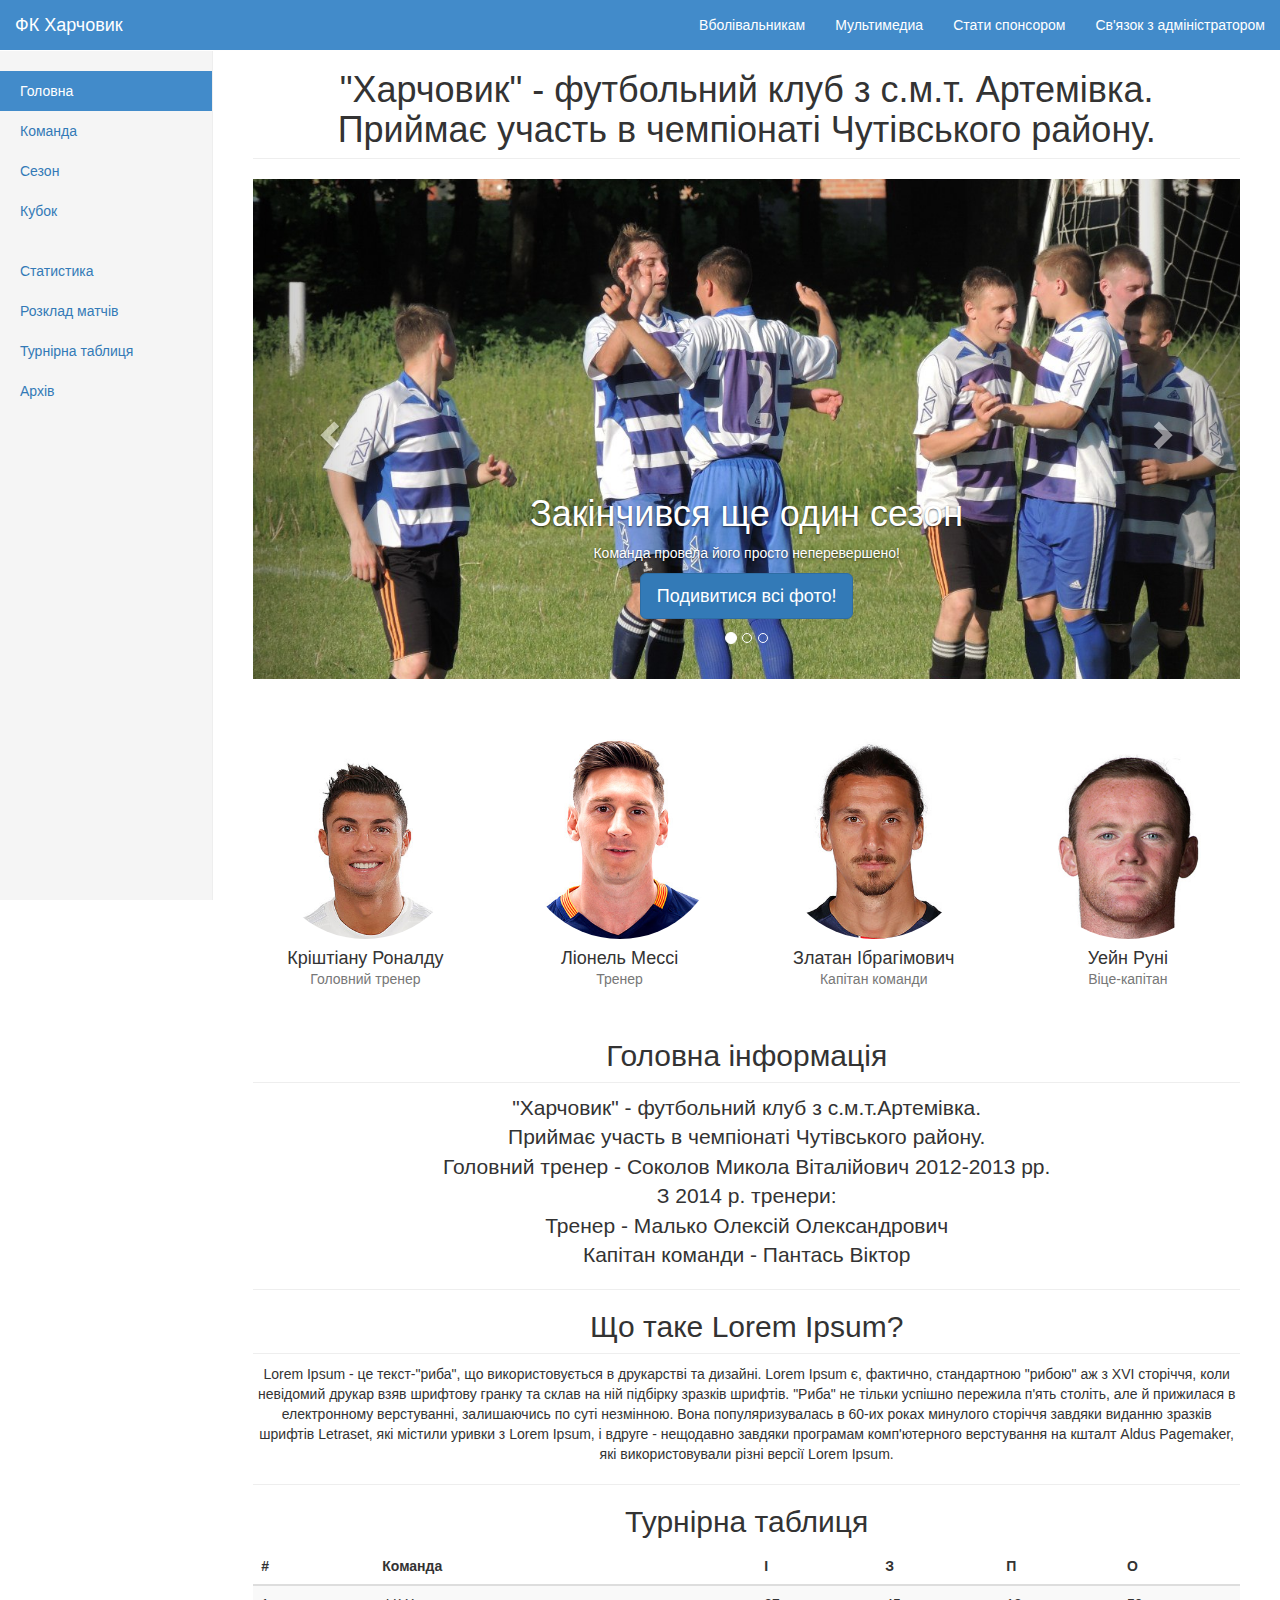
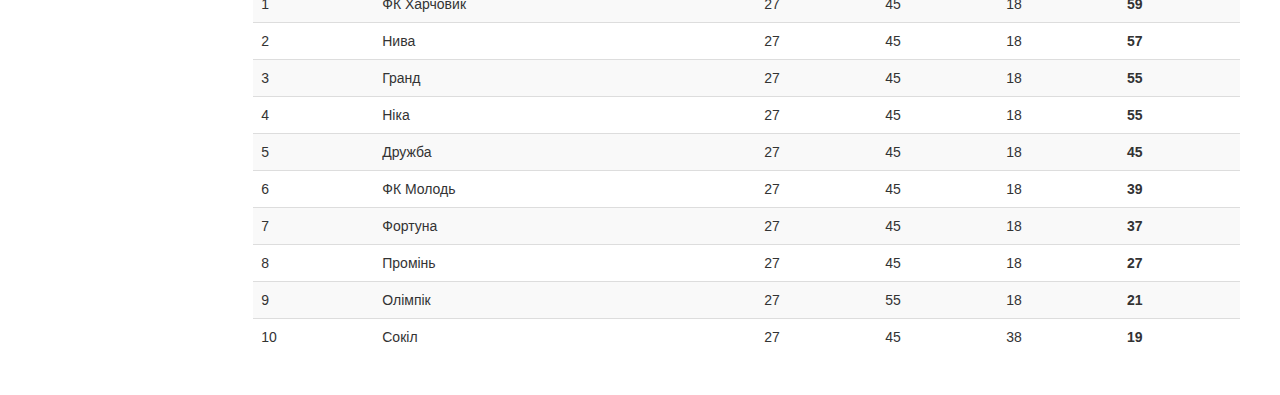
<file: index.html>
<!DOCTYPE html>
<html lang="en">
  <head>
    <meta charset="utf-8">
    <meta http-equiv="X-UA-Compatible" content="IE=edge">
    <meta name="viewport" content="width=device-width, initial-scale=1">
    <!-- The above 3 meta tags *must* come first in the head; any other head content must come *after* these tags -->
    <meta name="description" content="">
    <meta name="author" content="">
    <link rel="icon" href="images/favicon.ico">

    <title>ФК Харчовик</title>

    <!-- Bootstrap core CSS -->
    <link href="css/bootstrap.min.css" rel="stylesheet">

    <!-- IE10 viewport hack for Surface/desktop Windows 8 bug -->
    <link href="css/ie10-viewport-bug-workaround.css" rel="stylesheet">

    <!-- Custom styles for this template -->
    <link href="dashboard.css" rel="stylesheet">

    <!-- Just for debugging purposes. Don't actually copy these 2 lines! -->
    <!--[if lt IE 9]><script src="js/ie8-responsive-file-warning.js"></script><![endif]-->
    <script src="js/ie-emulation-modes-warning.js"></script>

    <!-- HTML5 shim and Respond.js for IE8 support of HTML5 elements and media queries -->
    <!--[if lt IE 9]>
      <script src="https://oss.maxcdn.com/html5shiv/3.7.2/html5shiv.min.js"></script>
      <script src="https://oss.maxcdn.com/respond/1.4.2/respond.min.js"></script>
    <![endif]-->
  </head>

  <body>

    <nav class="navbar navbar-inverse navbar-fixed-top">
      <div class="container-fluid">
        <div class="navbar-header">
          <button type="button" class="navbar-toggle collapsed" data-toggle="collapse" data-target="#navbar" aria-expanded="false" aria-controls="navbar">
            <span class="sr-only">Toggle navigation</span>
            <span class="icon-bar"></span>
            <span class="icon-bar"></span>
            <span class="icon-bar"></span>
          </button>
          <a class="navbar-brand" href="index.html">ФК Харчовик</a>
        </div>
        <div id="navbar" class="navbar-collapse collapse">
          <ul class="nav navbar-nav navbar-right">
            <li><a href="#">Вболівальникам</a></li>
            <li><a href="#">Мультимедиа</a></li>
            <li><a href="#">Стати спонсором</a></li>
            <li><a href="#">Св'язок з адміністратором</a></li>
          </ul>
          <!-- <form class="navbar-form navbar-right">
            <input type="text" class="form-control" placeholder="Search...">
          </form> -->
        </div>
      </div>
    </nav>

    <div class="container-fluid">
      <div class="row">
        <div class="col-sm-3 col-md-2 sidebar">
          <ul class="nav nav-sidebar">
            <li class="active"><a href="index.html">Головна <span class="sr-only">(current)</span></a></li>
            <li><a href="team.html">Команда</a></li>
            <li><a href="season.html">Сезон</a></li>
            <li><a href="cup.html">Кубок</a></li>
          </ul>
          <ul class="nav nav-sidebar">
            <li><a href="statistics.html">Статистика</a></li>
            <li><a href="dates.html">Розклад матчів</a></li>
            <li><a href="table.html">Турнірна таблиця</a></li>
            <li><a href="archive.html">Архів</a></li>
          </ul>
        </div>
        <div class="col-sm-9 col-sm-offset-3 col-md-10 col-md-offset-2 main">
          <h1 class="page-header text-center">"Харчовик" - футбольний клуб з с.м.т. Артемівка. <br>Приймає участь в чемпіонаті Чутівського району.</h1>
          <!-- Carousel
          ================================================== -->
          <div id="myCarousel" class="carousel slide" data-ride="carousel">
            <!-- Indicators -->
            <ol class="carousel-indicators">
              <li data-target="#myCarousel" data-slide-to="0" class="active"></li>
              <li data-target="#myCarousel" data-slide-to="1"></li>
              <li data-target="#myCarousel" data-slide-to="2"></li>
            </ol>
            <div class="carousel-inner" role="listbox">
              <div class="item first active">
                <!-- <img class="first-slide" src="images/1.jpg" alt="First slide"> -->
                <div class="container">
                  <div class="carousel-caption">
                    <h1>Закінчився ще один сезон</h1>
                    <p>Команда провела його просто неперевершено!</p>
                    <p><a class="btn btn-lg btn-primary" href="#" role="button">Подивитися всі фото!</a></p>
                  </div>
                </div>
              </div>
              <div class="item second">
                <!-- <img class="second-slide" src="[data-uri]" alt="Second slide"> -->
                <div class="container">
                  <div class="carousel-caption">
                    <h1>Новий склад</h1>
                    <p>Нещодавно затверджено новий склад команди. Він поповнився декількома молодими гравцями з дубля та інших команд, які перейшли в міжсезоння.</p>
                    <p><a class="btn btn-lg btn-primary" href="#" role="button">Читати більше</a></p>
                  </div>
                </div>
              </div>
              <div class="item third">
                <!-- <img class="third-slide" src="[data-uri]" alt="Third slide"> -->
                <div class="container">
                  <div class="carousel-caption">
                    <h1>Плани на міжсезоння</h1>
                    <p>Ось і закінчився сезон. Хлопці з команди напружено працювали задля перемоги, і вони на неї заслуговують. Нещодавно ми дізналися про плани гравців на канікули.</p>
                    <p><a class="btn btn-lg btn-primary" href="#" role="button">Читати далі</a></p>
                  </div>
                </div>
              </div>
            </div>
            <a class="left carousel-control" href="#myCarousel" role="button" data-slide="prev">
              <span class="glyphicon glyphicon-chevron-left" aria-hidden="true"></span>
              <span class="sr-only">Previous</span>
            </a>
            <a class="right carousel-control" href="#myCarousel" role="button" data-slide="next">
              <span class="glyphicon glyphicon-chevron-right" aria-hidden="true"></span>
              <span class="sr-only">Next</span>
            </a>
          </div><!-- /.carousel -->
          <div class="row placeholders">
            <div class="col-xs-6 col-sm-3 placeholder">
              <img src="images/ronaldo.jpg" width="200" height="200" class="img-responsive" alt="Generic placeholder thumbnail">
              <h4>Кріштіану Роналду</h4>
              <span class="text-muted">Головний тренер</span>
            </div>
            <div class="col-xs-6 col-sm-3 placeholder">
              <img src="images/messi.jpg" width="200" height="200" class="img-responsive" alt="Generic placeholder thumbnail">
              <h4>Ліонель Мессі</h4>
              <span class="text-muted">Тренер</span>
            </div>
            <div class="col-xs-6 col-sm-3 placeholder">
              <img src="images/zlatan.jpg" width="200" height="200" class="img-responsive" alt="Generic placeholder thumbnail">
              <h4>Златан Ібрагімович</h4>
              <span class="text-muted">Капітан команди</span>
            </div>
            <div class="col-xs-6 col-sm-3 placeholder">
              <img src="images/rooney.jpg" width="200" height="200" class="img-responsive" alt="Generic placeholder thumbnail">
              <h4>Уейн Руні</h4>
              <span class="text-muted">Віце-капітан</span>
            </div>
          </div>

          <h2 class="sub-header text-center">Головна інформація</h2>
          <p class="text-center lead">"Харчовик" - футбольний клуб з с.м.т.Артемівка. <br>Приймає участь в чемпіонаті Чутівського району. <br>Головний тренер - Соколов Микола Віталійович 2012-2013 рр. <br>З 2014 р. тренери: <br>Тренер - Малько Олексій Олександрович <br>Капітан команди - Пантась Віктор</p>
          <hr>
          <h2 class="sub-header text-center">Що таке Lorem Ipsum?</h2>
          <p class="text-center">Lorem Ipsum - це текст-"риба", що використовується в друкарстві та дизайні. Lorem Ipsum є, фактично, стандартною "рибою" аж з XVI сторіччя, коли невідомий друкар взяв шрифтову гранку та склав на ній підбірку зразків шрифтів. "Риба" не тільки успішно пережила п'ять століть, але й прижилася в електронному верстуванні, залишаючись по суті незмінною. Вона популяризувалась в 60-их роках минулого сторіччя завдяки виданню зразків шрифтів Letraset, які містили уривки з Lorem Ipsum, і вдруге - нещодавно завдяки програмам комп'ютерного верстування на кшталт Aldus Pagemaker, які використовували різні версії Lorem Ipsum.</p>
          <hr>
          <h2 class="section-header text-center">Турнірна таблиця</h2>

          <div class="table-responsive">
            <table class="table table-striped">
              <thead>
                <tr>
                  <th>#</th>
                  <th>Команда</th>
                  <th>І</th>
                  <th>З</th>
                  <th>П</th>
                  <th>О</th>
                </tr>
              </thead>
              <tbody>
                <tr>
                  <td>1</td>
                  <td>ФК Харчовик</td>
                  <td>27</td>
                  <td>45</td>
                  <td>18</td>
                  <td><strong>59</strong></td>
                </tr>
                <tr>
                  <td>2</td>
                  <td>Нива</td>
                  <td>27</td>
                  <td>45</td>
                  <td>18</td>
                  <td><strong>57</strong></td>
                </tr>
                <tr>
                  <td>3</td>
                  <td>Гранд</td>
                  <td>27</td>
                  <td>45</td>
                  <td>18</td>
                  <td><strong>55</strong></td>
                </tr>
                <tr>
                  <td>4</td>
                  <td>Ніка</td>
                  <td>27</td>
                  <td>45</td>
                  <td>18</td>
                  <td><strong>55</strong></td>
                </tr>
                <tr>
                  <td>5</td>
                  <td>Дружба</td>
                  <td>27</td>
                  <td>45</td>
                  <td>18</td>
                  <td><strong>45</strong></td>
                </tr>
                <tr>
                  <td>6</td>
                  <td>ФК Молодь</td>
                  <td>27</td>
                  <td>45</td>
                  <td>18</td>
                  <td><strong>39</strong></td>
                </tr>
                <tr>
                  <td>7</td>
                  <td>Фортуна</td>
                  <td>27</td>
                  <td>45</td>
                  <td>18</td>
                  <td><strong>37</strong></td>
                </tr>
                <tr>
                  <td>8</td>
                  <td>Промінь</td>
                  <td>27</td>
                  <td>45</td>
                  <td>18</td>
                  <td><strong>27</strong></td>
                </tr>
                <tr>
                  <td>9</td>
                  <td>Олімпік</td>
                  <td>27</td>
                  <td>55</td>
                  <td>18</td>
                  <td><strong>21</strong></td>
                </tr>
                <tr>
                  <td>10</td>
                  <td>Сокіл</td>
                  <td>27</td>
                  <td>45</td>
                  <td>38</td>
                  <td><strong>19</strong></td>
                </tr>
              </tbody>
            </table>
          </div>
        </div>
      </div>
    </div>

    <!-- Bootstrap core JavaScript
    ================================================== -->
    <!-- Placed at the end of the document so the pages load faster -->
    <script src="https://ajax.googleapis.com/ajax/libs/jquery/1.11.3/jquery.min.js"></script>
    <script>window.jQuery || document.write('<script src="js/jquery.min.js"><\/script>')</script>
    <script src="js/bootstrap.min.js"></script>
    <!-- Just to make our placeholder images work. Don't actually copy the next line! -->
    <script src="js/holder.min.js"></script>
    <!-- IE10 viewport hack for Surface/desktop Windows 8 bug -->
    <script src="js/ie10-viewport-bug-workaround.js"></script>
  </body>
</html>
</file>
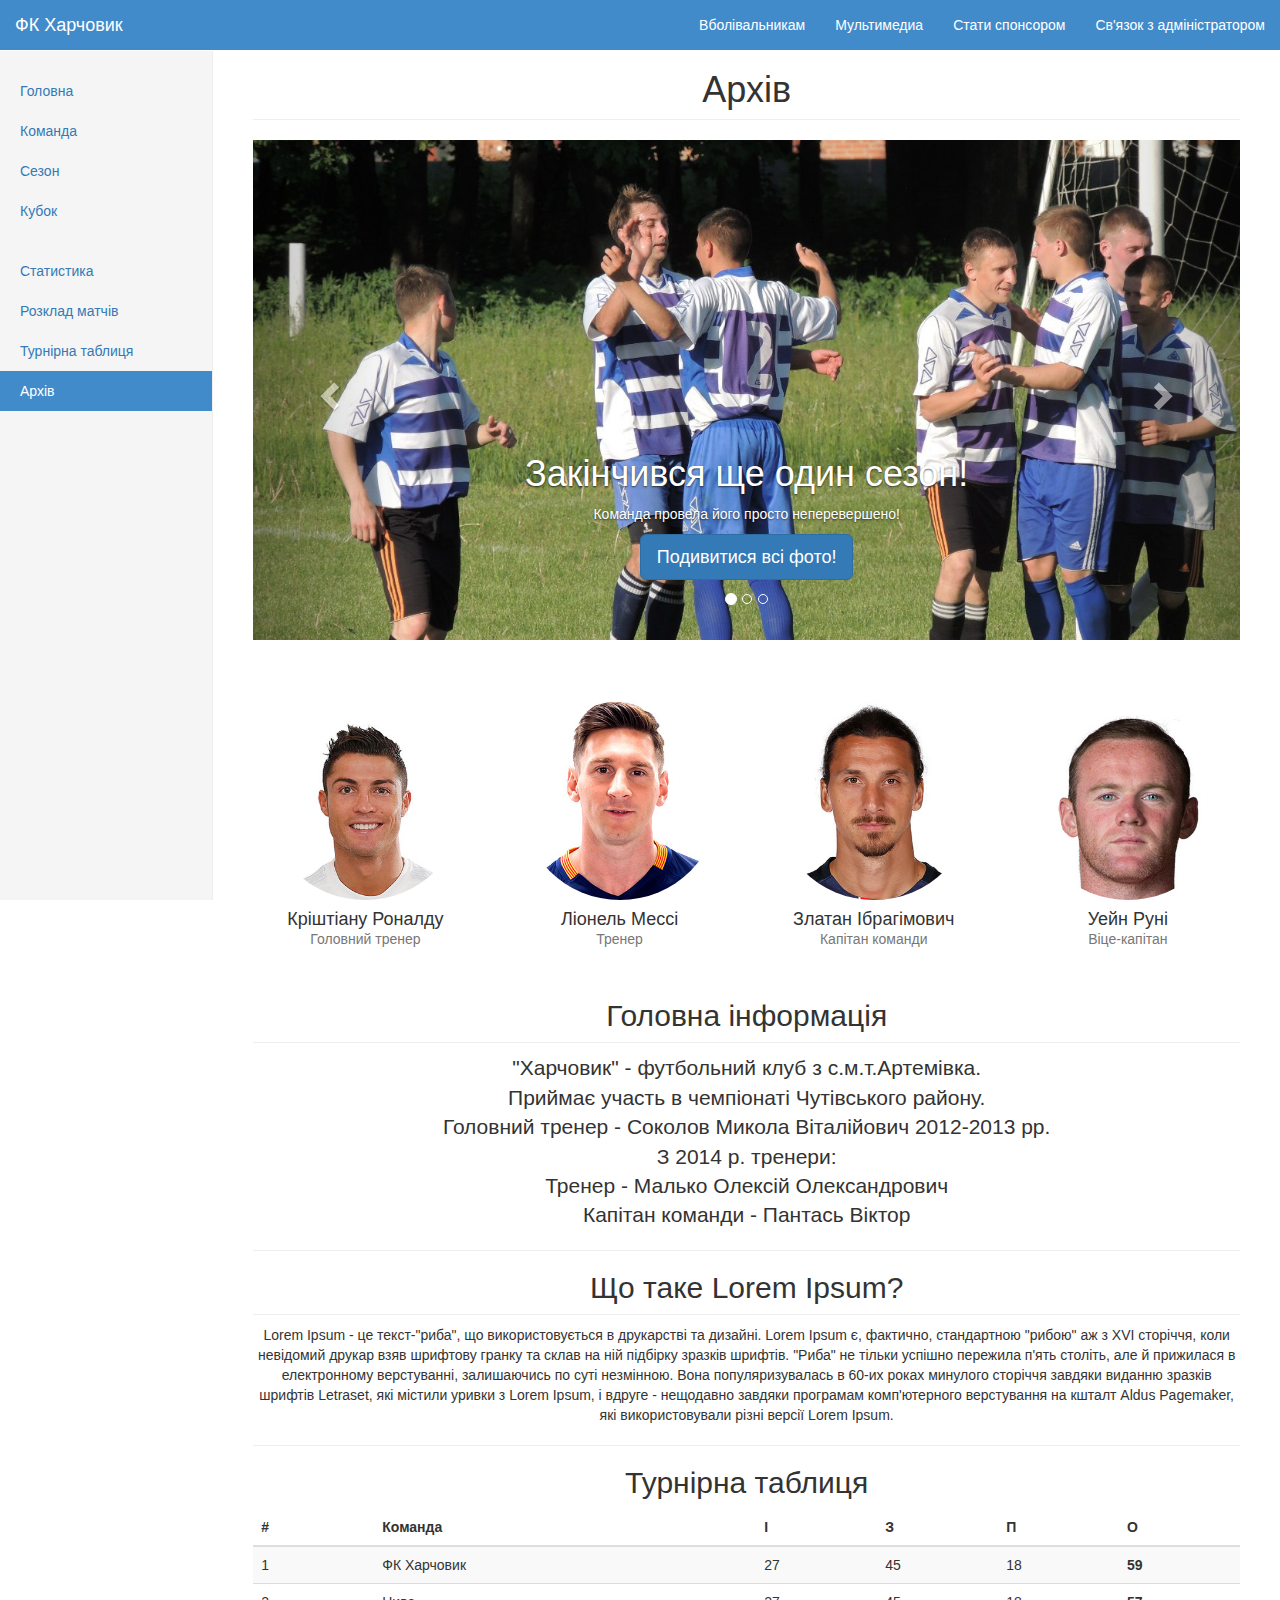
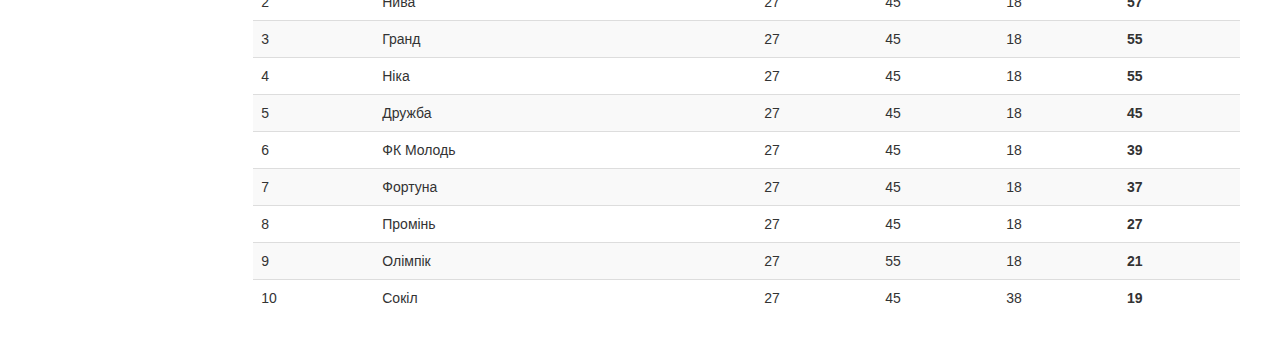
<file: archive.html>
<!DOCTYPE html>
<html lang="en">
  <head>
    <meta charset="utf-8">
    <meta http-equiv="X-UA-Compatible" content="IE=edge">
    <meta name="viewport" content="width=device-width, initial-scale=1">
    <!-- The above 3 meta tags *must* come first in the head; any other head content must come *after* these tags -->
    <meta name="description" content="">
    <meta name="author" content="">
    <link rel="icon" href="images/favicon.ico">

    <title>ФК Харчовик</title>

    <!-- Bootstrap core CSS -->
    <link href="css/bootstrap.min.css" rel="stylesheet">

    <!-- IE10 viewport hack for Surface/desktop Windows 8 bug -->
    <link href="css/ie10-viewport-bug-workaround.css" rel="stylesheet">

    <!-- Custom styles for this template -->
    <link href="dashboard.css" rel="stylesheet">

    <!-- Just for debugging purposes. Don't actually copy these 2 lines! -->
    <!--[if lt IE 9]><script src="js/ie8-responsive-file-warning.js"></script><![endif]-->
    <script src="js/ie-emulation-modes-warning.js"></script>

    <!-- HTML5 shim and Respond.js for IE8 support of HTML5 elements and media queries -->
    <!--[if lt IE 9]>
      <script src="https://oss.maxcdn.com/html5shiv/3.7.2/html5shiv.min.js"></script>
      <script src="https://oss.maxcdn.com/respond/1.4.2/respond.min.js"></script>
    <![endif]-->
  </head>

  <body>

    <nav class="navbar navbar-inverse navbar-fixed-top">
      <div class="container-fluid">
        <div class="navbar-header">
          <button type="button" class="navbar-toggle collapsed" data-toggle="collapse" data-target="#navbar" aria-expanded="false" aria-controls="navbar">
            <span class="sr-only">Toggle navigation</span>
            <span class="icon-bar"></span>
            <span class="icon-bar"></span>
            <span class="icon-bar"></span>
          </button>
          <a class="navbar-brand" href="index.html">ФК Харчовик</a>
        </div>
        <div id="navbar" class="navbar-collapse collapse">
          <ul class="nav navbar-nav navbar-right">
            <li><a href="#">Вболівальникам</a></li>
            <li><a href="#">Мультимедиа</a></li>
            <li><a href="#">Стати спонсором</a></li>
            <li><a href="#">Св'язок з адміністратором</a></li>
          </ul>
          <!-- <form class="navbar-form navbar-right">
            <input type="text" class="form-control" placeholder="Search...">
          </form> -->
        </div>
      </div>
    </nav>

    <div class="container-fluid">
      <div class="row">
        <div class="col-sm-3 col-md-2 sidebar">
          <ul class="nav nav-sidebar">
            <li><a href="index.html">Головна</a></li>
            <li><a href="team.html">Команда</a></li>
            <li><a href="season.html">Сезон</a></li>
            <li><a href="cup.html">Кубок</a></li>
          </ul>
          <ul class="nav nav-sidebar">
            <li><a href="statistics.html">Статистика</a></li>
            <li><a href="dates.html">Розклад матчів</a></li>
            <li><a href="table.html">Турнірна таблиця</a></li>
            <li class="active"><a href="archive.html">Архів <span class="sr-only">(current)</span></a></li>
          </ul>
        </div>
        <div class="col-sm-9 col-sm-offset-3 col-md-10 col-md-offset-2 main">
          <h1 class="page-header text-center">Архів</h1>
          <!-- Carousel
          ================================================== -->
          <div id="myCarousel" class="carousel slide" data-ride="carousel">
            <!-- Indicators -->
            <ol class="carousel-indicators">
              <li data-target="#myCarousel" data-slide-to="0" class="active"></li>
              <li data-target="#myCarousel" data-slide-to="1"></li>
              <li data-target="#myCarousel" data-slide-to="2"></li>
            </ol>
            <div class="carousel-inner" role="listbox">
              <div class="item first active">
                <!-- <img class="first-slide" src="images/1.jpg" alt="First slide"> -->
                <div class="container">
                  <div class="carousel-caption">
                    <h1>Закінчився ще один сезон!</h1>
                    <p>Команда провела його просто неперевершено!</p>
                    <p><a class="btn btn-lg btn-primary" href="#" role="button">Подивитися всі фото!</a></p>
                  </div>
                </div>
              </div>
              <div class="item second">
                <!-- <img class="second-slide" src="[data-uri]" alt="Second slide"> -->
                <div class="container">
                  <div class="carousel-caption">
                    <h1>Новий склад</h1>
                    <p>Нещодавно затверджено новий склад команди. Він поповнився декількома молодими гравцями з дубля та інших команд, які перейшли в міжсезоння.</p>
                    <p><a class="btn btn-lg btn-primary" href="#" role="button">Читати більше</a></p>
                  </div>
                </div>
              </div>
              <div class="item third">
                <!-- <img class="third-slide" src="[data-uri]" alt="Third slide"> -->
                <div class="container">
                  <div class="carousel-caption">
                    <h1>Плани на міжсезоння</h1>
                    <p>Ось і закінчився сезон. Хлопці з команди напружено працювали задля перемоги, і вони на неї заслуговують. Нещодавно ми дізналися про плани гравців на канікули.</p>
                    <p><a class="btn btn-lg btn-primary" href="#" role="button">Читати далі</a></p>
                  </div>
                </div>
              </div>
            </div>
            <a class="left carousel-control" href="#myCarousel" role="button" data-slide="prev">
              <span class="glyphicon glyphicon-chevron-left" aria-hidden="true"></span>
              <span class="sr-only">Previous</span>
            </a>
            <a class="right carousel-control" href="#myCarousel" role="button" data-slide="next">
              <span class="glyphicon glyphicon-chevron-right" aria-hidden="true"></span>
              <span class="sr-only">Next</span>
            </a>
          </div><!-- /.carousel -->
          <div class="row placeholders">
            <div class="col-xs-6 col-sm-3 placeholder">
              <img src="images/ronaldo.jpg" width="200" height="200" class="img-responsive" alt="Generic placeholder thumbnail">
              <h4>Кріштіану Роналду</h4>
              <span class="text-muted">Головний тренер</span>
            </div>
            <div class="col-xs-6 col-sm-3 placeholder">
              <img src="images/messi.jpg" width="200" height="200" class="img-responsive" alt="Generic placeholder thumbnail">
              <h4>Ліонель Мессі</h4>
              <span class="text-muted">Тренер</span>
            </div>
            <div class="col-xs-6 col-sm-3 placeholder">
              <img src="images/zlatan.jpg" width="200" height="200" class="img-responsive" alt="Generic placeholder thumbnail">
              <h4>Златан Ібрагімович</h4>
              <span class="text-muted">Капітан команди</span>
            </div>
            <div class="col-xs-6 col-sm-3 placeholder">
              <img src="images/rooney.jpg" width="200" height="200" class="img-responsive" alt="Generic placeholder thumbnail">
              <h4>Уейн Руні</h4>
              <span class="text-muted">Віце-капітан</span>
            </div>
          </div>

          <h2 class="sub-header text-center">Головна інформація</h2>
          <p class="text-center lead">"Харчовик" - футбольний клуб з с.м.т.Артемівка. <br>Приймає участь в чемпіонаті Чутівського району. <br>Головний тренер - Соколов Микола Віталійович 2012-2013 рр. <br>З 2014 р. тренери: <br>Тренер - Малько Олексій Олександрович <br>Капітан команди - Пантась Віктор</p>
          <hr>
          <h2 class="sub-header text-center">Що таке Lorem Ipsum?</h2>
          <p class="text-center">Lorem Ipsum - це текст-"риба", що використовується в друкарстві та дизайні. Lorem Ipsum є, фактично, стандартною "рибою" аж з XVI сторіччя, коли невідомий друкар взяв шрифтову гранку та склав на ній підбірку зразків шрифтів. "Риба" не тільки успішно пережила п'ять століть, але й прижилася в електронному верстуванні, залишаючись по суті незмінною. Вона популяризувалась в 60-их роках минулого сторіччя завдяки виданню зразків шрифтів Letraset, які містили уривки з Lorem Ipsum, і вдруге - нещодавно завдяки програмам комп'ютерного верстування на кшталт Aldus Pagemaker, які використовували різні версії Lorem Ipsum.</p>
          <hr>
          <h2 class="section-header text-center">Турнірна таблиця</h2>

          <div class="table-responsive">
            <table class="table table-striped">
              <thead>
                <tr>
                  <th>#</th>
                  <th>Команда</th>
                  <th>І</th>
                  <th>З</th>
                  <th>П</th>
                  <th>О</th>
                </tr>
              </thead>
              <tbody>
                <tr>
                  <td>1</td>
                  <td>ФК Харчовик</td>
                  <td>27</td>
                  <td>45</td>
                  <td>18</td>
                  <td><strong>59</strong></td>
                </tr>
                <tr>
                  <td>2</td>
                  <td>Нива</td>
                  <td>27</td>
                  <td>45</td>
                  <td>18</td>
                  <td><strong>57</strong></td>
                </tr>
                <tr>
                  <td>3</td>
                  <td>Гранд</td>
                  <td>27</td>
                  <td>45</td>
                  <td>18</td>
                  <td><strong>55</strong></td>
                </tr>
                <tr>
                  <td>4</td>
                  <td>Ніка</td>
                  <td>27</td>
                  <td>45</td>
                  <td>18</td>
                  <td><strong>55</strong></td>
                </tr>
                <tr>
                  <td>5</td>
                  <td>Дружба</td>
                  <td>27</td>
                  <td>45</td>
                  <td>18</td>
                  <td><strong>45</strong></td>
                </tr>
                <tr>
                  <td>6</td>
                  <td>ФК Молодь</td>
                  <td>27</td>
                  <td>45</td>
                  <td>18</td>
                  <td><strong>39</strong></td>
                </tr>
                <tr>
                  <td>7</td>
                  <td>Фортуна</td>
                  <td>27</td>
                  <td>45</td>
                  <td>18</td>
                  <td><strong>37</strong></td>
                </tr>
                <tr>
                  <td>8</td>
                  <td>Промінь</td>
                  <td>27</td>
                  <td>45</td>
                  <td>18</td>
                  <td><strong>27</strong></td>
                </tr>
                <tr>
                  <td>9</td>
                  <td>Олімпік</td>
                  <td>27</td>
                  <td>55</td>
                  <td>18</td>
                  <td><strong>21</strong></td>
                </tr>
                <tr>
                  <td>10</td>
                  <td>Сокіл</td>
                  <td>27</td>
                  <td>45</td>
                  <td>38</td>
                  <td><strong>19</strong></td>
                </tr>
              </tbody>
            </table>
          </div>
        </div>
      </div>
    </div>

    <!-- Bootstrap core JavaScript
    ================================================== -->
    <!-- Placed at the end of the document so the pages load faster -->
    <script src="https://ajax.googleapis.com/ajax/libs/jquery/1.11.3/jquery.min.js"></script>
    <script>window.jQuery || document.write('<script src="js/jquery.min.js"><\/script>')</script>
    <script src="js/bootstrap.min.js"></script>
    <!-- Just to make our placeholder images work. Don't actually copy the next line! -->
    <script src="js/holder.min.js"></script>
    <!-- IE10 viewport hack for Surface/desktop Windows 8 bug -->
    <script src="js/ie10-viewport-bug-workaround.js"></script>
  </body>
</html>
</file>
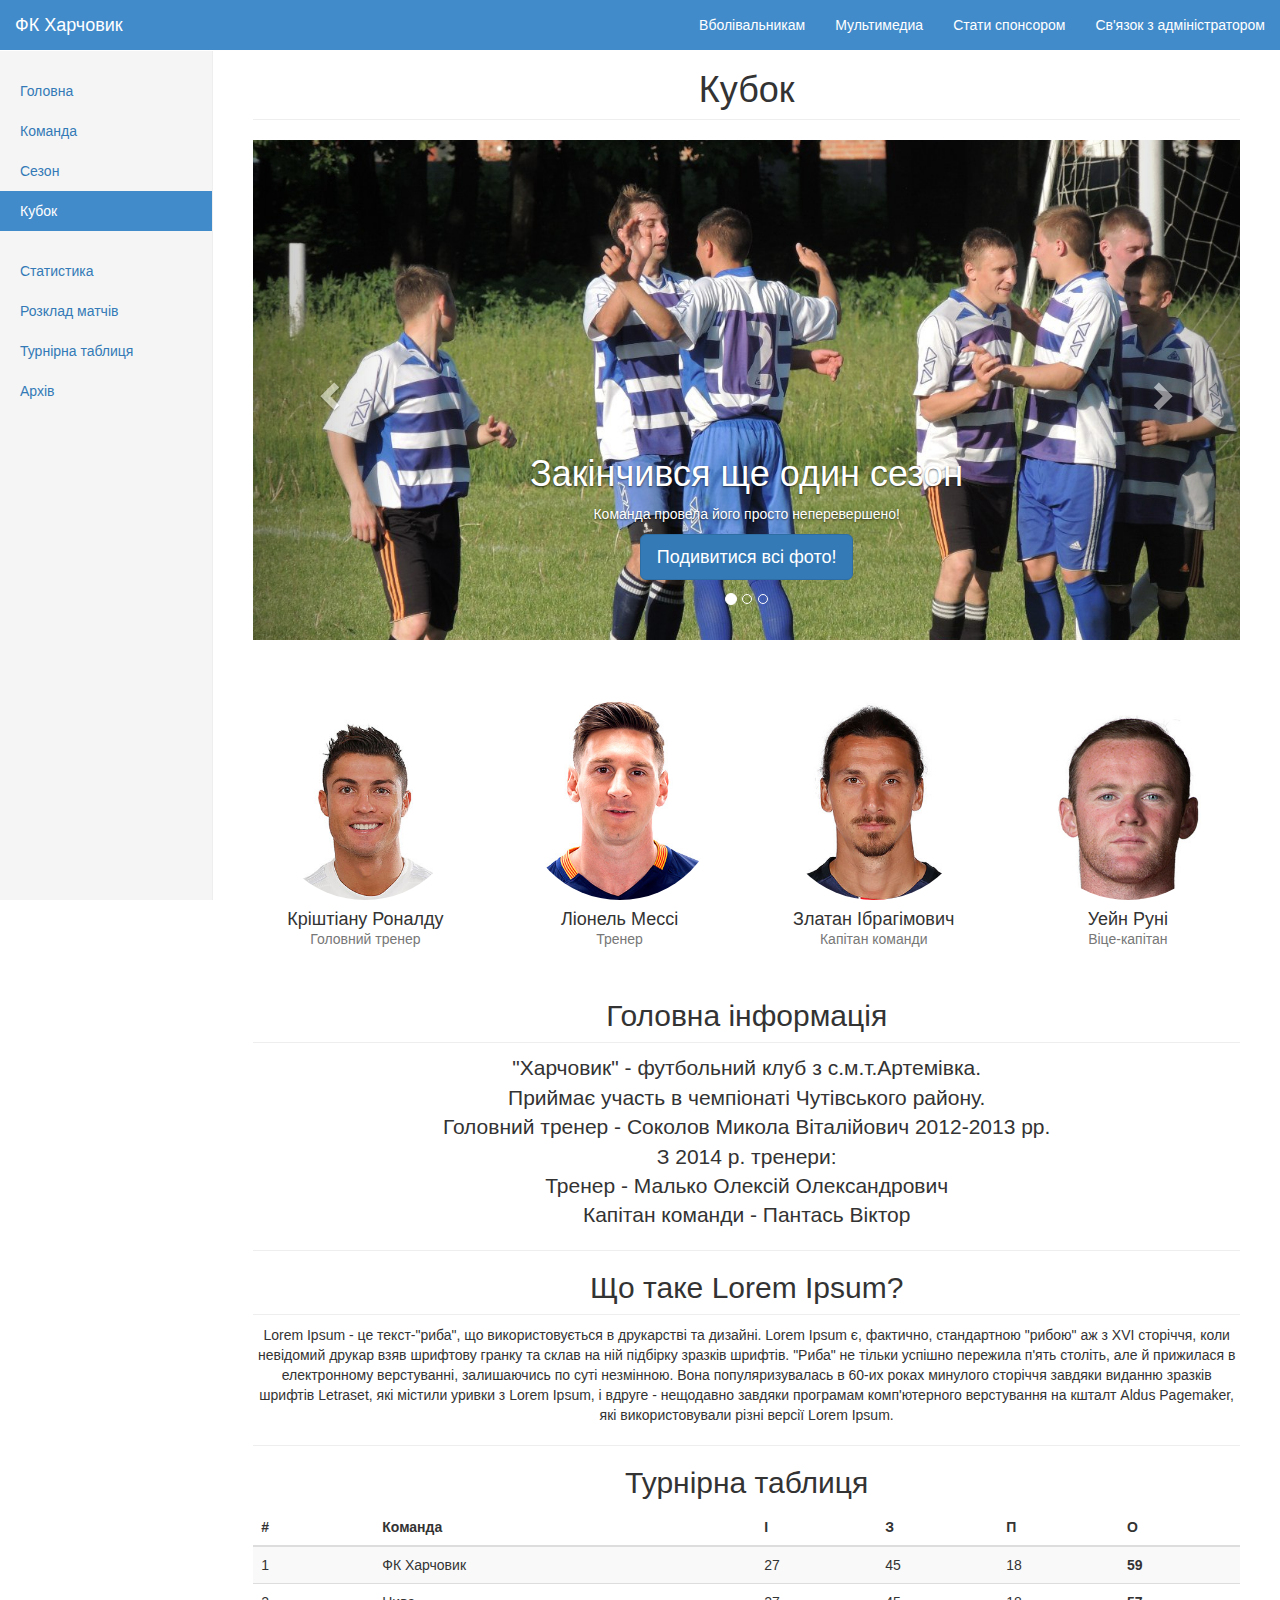
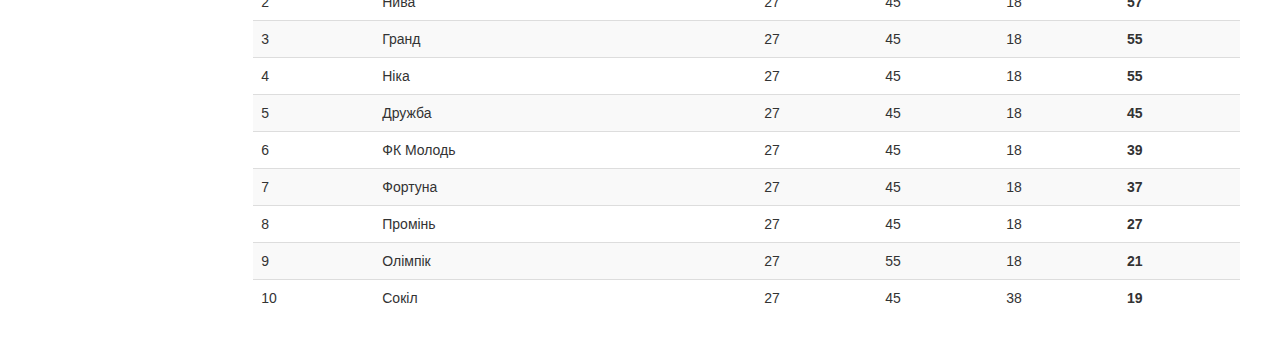
<file: cup.html>
<!DOCTYPE html>
<html lang="en">
  <head>
    <meta charset="utf-8">
    <meta http-equiv="X-UA-Compatible" content="IE=edge">
    <meta name="viewport" content="width=device-width, initial-scale=1">
    <!-- The above 3 meta tags *must* come first in the head; any other head content must come *after* these tags -->
    <meta name="description" content="">
    <meta name="author" content="">
    <link rel="icon" href="images/favicon.ico">

    <title>ФК Харчовик</title>

    <!-- Bootstrap core CSS -->
    <link href="css/bootstrap.min.css" rel="stylesheet">

    <!-- IE10 viewport hack for Surface/desktop Windows 8 bug -->
    <link href="css/ie10-viewport-bug-workaround.css" rel="stylesheet">

    <!-- Custom styles for this template -->
    <link href="dashboard.css" rel="stylesheet">

    <!-- Just for debugging purposes. Don't actually copy these 2 lines! -->
    <!--[if lt IE 9]><script src="js/ie8-responsive-file-warning.js"></script><![endif]-->
    <script src="js/ie-emulation-modes-warning.js"></script>

    <!-- HTML5 shim and Respond.js for IE8 support of HTML5 elements and media queries -->
    <!--[if lt IE 9]>
      <script src="https://oss.maxcdn.com/html5shiv/3.7.2/html5shiv.min.js"></script>
      <script src="https://oss.maxcdn.com/respond/1.4.2/respond.min.js"></script>
    <![endif]-->
  </head>

  <body>

    <nav class="navbar navbar-inverse navbar-fixed-top">
      <div class="container-fluid">
        <div class="navbar-header">
          <button type="button" class="navbar-toggle collapsed" data-toggle="collapse" data-target="#navbar" aria-expanded="false" aria-controls="navbar">
            <span class="sr-only">Toggle navigation</span>
            <span class="icon-bar"></span>
            <span class="icon-bar"></span>
            <span class="icon-bar"></span>
          </button>
          <a class="navbar-brand" href="index.html">ФК Харчовик</a>
        </div>
        <div id="navbar" class="navbar-collapse collapse">
          <ul class="nav navbar-nav navbar-right">
            <li><a href="#">Вболівальникам</a></li>
            <li><a href="#">Мультимедиа</a></li>
            <li><a href="#">Стати спонсором</a></li>
            <li><a href="#">Св'язок з адміністратором</a></li>
          </ul>
          <!-- <form class="navbar-form navbar-right">
            <input type="text" class="form-control" placeholder="Search...">
          </form> -->
        </div>
      </div>
    </nav>

    <div class="container-fluid">
      <div class="row">
        <div class="col-sm-3 col-md-2 sidebar">
          <ul class="nav nav-sidebar">
            <li><a href="index.html">Головна</a></li>
            <li><a href="team.html">Команда</a></li>
            <li><a href="season.html">Сезон</a></li>
            <li class="active"><a href="cup.html">Кубок <span class="sr-only">(current)</span></a></li>
          </ul>
          <ul class="nav nav-sidebar">
            <li><a href="statistics.html">Статистика</a></li>
            <li><a href="dates.html">Розклад матчів</a></li>
            <li><a href="table.html">Турнірна таблиця</a></li>
            <li><a href="archive.html">Архів</a></li>
          </ul>
        </div>
        <div class="col-sm-9 col-sm-offset-3 col-md-10 col-md-offset-2 main">
          <h1 class="page-header text-center">Кубок</h1>
          <!-- Carousel
          ================================================== -->
          <div id="myCarousel" class="carousel slide" data-ride="carousel">
            <!-- Indicators -->
            <ol class="carousel-indicators">
              <li data-target="#myCarousel" data-slide-to="0" class="active"></li>
              <li data-target="#myCarousel" data-slide-to="1"></li>
              <li data-target="#myCarousel" data-slide-to="2"></li>
            </ol>
            <div class="carousel-inner" role="listbox">
              <div class="item first active">
                <!-- <img class="first-slide" src="images/1.jpg" alt="First slide"> -->
                <div class="container">
                  <div class="carousel-caption">
                    <h1>Закінчився ще один сезон</h1>
                    <p>Команда провела його просто неперевершено!</p>
                    <p><a class="btn btn-lg btn-primary" href="#" role="button">Подивитися всі фото!</a></p>
                  </div>
                </div>
              </div>
              <div class="item second">
                <!-- <img class="second-slide" src="[data-uri]" alt="Second slide"> -->
                <div class="container">
                  <div class="carousel-caption">
                    <h1>Новий склад</h1>
                    <p>Нещодавно затверджено новий склад команди. Він поповнився декількома молодими гравцями з дубля та інших команд, які перейшли в міжсезоння.</p>
                    <p><a class="btn btn-lg btn-primary" href="#" role="button">Читати більше</a></p>
                  </div>
                </div>
              </div>
              <div class="item third">
                <!-- <img class="third-slide" src="[data-uri]" alt="Third slide"> -->
                <div class="container">
                  <div class="carousel-caption">
                    <h1>Плани на міжсезоння</h1>
                    <p>Ось і закінчився сезон. Хлопці з команди напружено працювали задля перемоги, і вони на неї заслуговують. Нещодавно ми дізналися про плани гравців на канікули.</p>
                    <p><a class="btn btn-lg btn-primary" href="#" role="button">Читати далі</a></p>
                  </div>
                </div>
              </div>
            </div>
            <a class="left carousel-control" href="#myCarousel" role="button" data-slide="prev">
              <span class="glyphicon glyphicon-chevron-left" aria-hidden="true"></span>
              <span class="sr-only">Previous</span>
            </a>
            <a class="right carousel-control" href="#myCarousel" role="button" data-slide="next">
              <span class="glyphicon glyphicon-chevron-right" aria-hidden="true"></span>
              <span class="sr-only">Next</span>
            </a>
          </div><!-- /.carousel -->
          <div class="row placeholders">
            <div class="col-xs-6 col-sm-3 placeholder">
              <img src="images/ronaldo.jpg" width="200" height="200" class="img-responsive" alt="Generic placeholder thumbnail">
              <h4>Кріштіану Роналду</h4>
              <span class="text-muted">Головний тренер</span>
            </div>
            <div class="col-xs-6 col-sm-3 placeholder">
              <img src="images/messi.jpg" width="200" height="200" class="img-responsive" alt="Generic placeholder thumbnail">
              <h4>Ліонель Мессі</h4>
              <span class="text-muted">Тренер</span>
            </div>
            <div class="col-xs-6 col-sm-3 placeholder">
              <img src="images/zlatan.jpg" width="200" height="200" class="img-responsive" alt="Generic placeholder thumbnail">
              <h4>Златан Ібрагімович</h4>
              <span class="text-muted">Капітан команди</span>
            </div>
            <div class="col-xs-6 col-sm-3 placeholder">
              <img src="images/rooney.jpg" width="200" height="200" class="img-responsive" alt="Generic placeholder thumbnail">
              <h4>Уейн Руні</h4>
              <span class="text-muted">Віце-капітан</span>
            </div>
          </div>

          <h2 class="sub-header text-center">Головна інформація</h2>
          <p class="text-center lead">"Харчовик" - футбольний клуб з с.м.т.Артемівка. <br>Приймає участь в чемпіонаті Чутівського району. <br>Головний тренер - Соколов Микола Віталійович 2012-2013 рр. <br>З 2014 р. тренери: <br>Тренер - Малько Олексій Олександрович <br>Капітан команди - Пантась Віктор</p>
          <hr>
          <h2 class="sub-header text-center">Що таке Lorem Ipsum?</h2>
          <p class="text-center">Lorem Ipsum - це текст-"риба", що використовується в друкарстві та дизайні. Lorem Ipsum є, фактично, стандартною "рибою" аж з XVI сторіччя, коли невідомий друкар взяв шрифтову гранку та склав на ній підбірку зразків шрифтів. "Риба" не тільки успішно пережила п'ять століть, але й прижилася в електронному верстуванні, залишаючись по суті незмінною. Вона популяризувалась в 60-их роках минулого сторіччя завдяки виданню зразків шрифтів Letraset, які містили уривки з Lorem Ipsum, і вдруге - нещодавно завдяки програмам комп'ютерного верстування на кшталт Aldus Pagemaker, які використовували різні версії Lorem Ipsum.</p>
          <hr>
          <h2 class="section-header text-center">Турнірна таблиця</h2>

          <div class="table-responsive">
            <table class="table table-striped">
              <thead>
                <tr>
                  <th>#</th>
                  <th>Команда</th>
                  <th>І</th>
                  <th>З</th>
                  <th>П</th>
                  <th>О</th>
                </tr>
              </thead>
              <tbody>
                <tr>
                  <td>1</td>
                  <td>ФК Харчовик</td>
                  <td>27</td>
                  <td>45</td>
                  <td>18</td>
                  <td><strong>59</strong></td>
                </tr>
                <tr>
                  <td>2</td>
                  <td>Нива</td>
                  <td>27</td>
                  <td>45</td>
                  <td>18</td>
                  <td><strong>57</strong></td>
                </tr>
                <tr>
                  <td>3</td>
                  <td>Гранд</td>
                  <td>27</td>
                  <td>45</td>
                  <td>18</td>
                  <td><strong>55</strong></td>
                </tr>
                <tr>
                  <td>4</td>
                  <td>Ніка</td>
                  <td>27</td>
                  <td>45</td>
                  <td>18</td>
                  <td><strong>55</strong></td>
                </tr>
                <tr>
                  <td>5</td>
                  <td>Дружба</td>
                  <td>27</td>
                  <td>45</td>
                  <td>18</td>
                  <td><strong>45</strong></td>
                </tr>
                <tr>
                  <td>6</td>
                  <td>ФК Молодь</td>
                  <td>27</td>
                  <td>45</td>
                  <td>18</td>
                  <td><strong>39</strong></td>
                </tr>
                <tr>
                  <td>7</td>
                  <td>Фортуна</td>
                  <td>27</td>
                  <td>45</td>
                  <td>18</td>
                  <td><strong>37</strong></td>
                </tr>
                <tr>
                  <td>8</td>
                  <td>Промінь</td>
                  <td>27</td>
                  <td>45</td>
                  <td>18</td>
                  <td><strong>27</strong></td>
                </tr>
                <tr>
                  <td>9</td>
                  <td>Олімпік</td>
                  <td>27</td>
                  <td>55</td>
                  <td>18</td>
                  <td><strong>21</strong></td>
                </tr>
                <tr>
                  <td>10</td>
                  <td>Сокіл</td>
                  <td>27</td>
                  <td>45</td>
                  <td>38</td>
                  <td><strong>19</strong></td>
                </tr>
              </tbody>
            </table>
          </div>
        </div>
      </div>
    </div>

    <!-- Bootstrap core JavaScript
    ================================================== -->
    <!-- Placed at the end of the document so the pages load faster -->
    <script src="https://ajax.googleapis.com/ajax/libs/jquery/1.11.3/jquery.min.js"></script>
    <script>window.jQuery || document.write('<script src="js/jquery.min.js"><\/script>')</script>
    <script src="js/bootstrap.min.js"></script>
    <!-- Just to make our placeholder images work. Don't actually copy the next line! -->
    <script src="js/holder.min.js"></script>
    <!-- IE10 viewport hack for Surface/desktop Windows 8 bug -->
    <script src="js/ie10-viewport-bug-workaround.js"></script>
  </body>
</html>
</file>
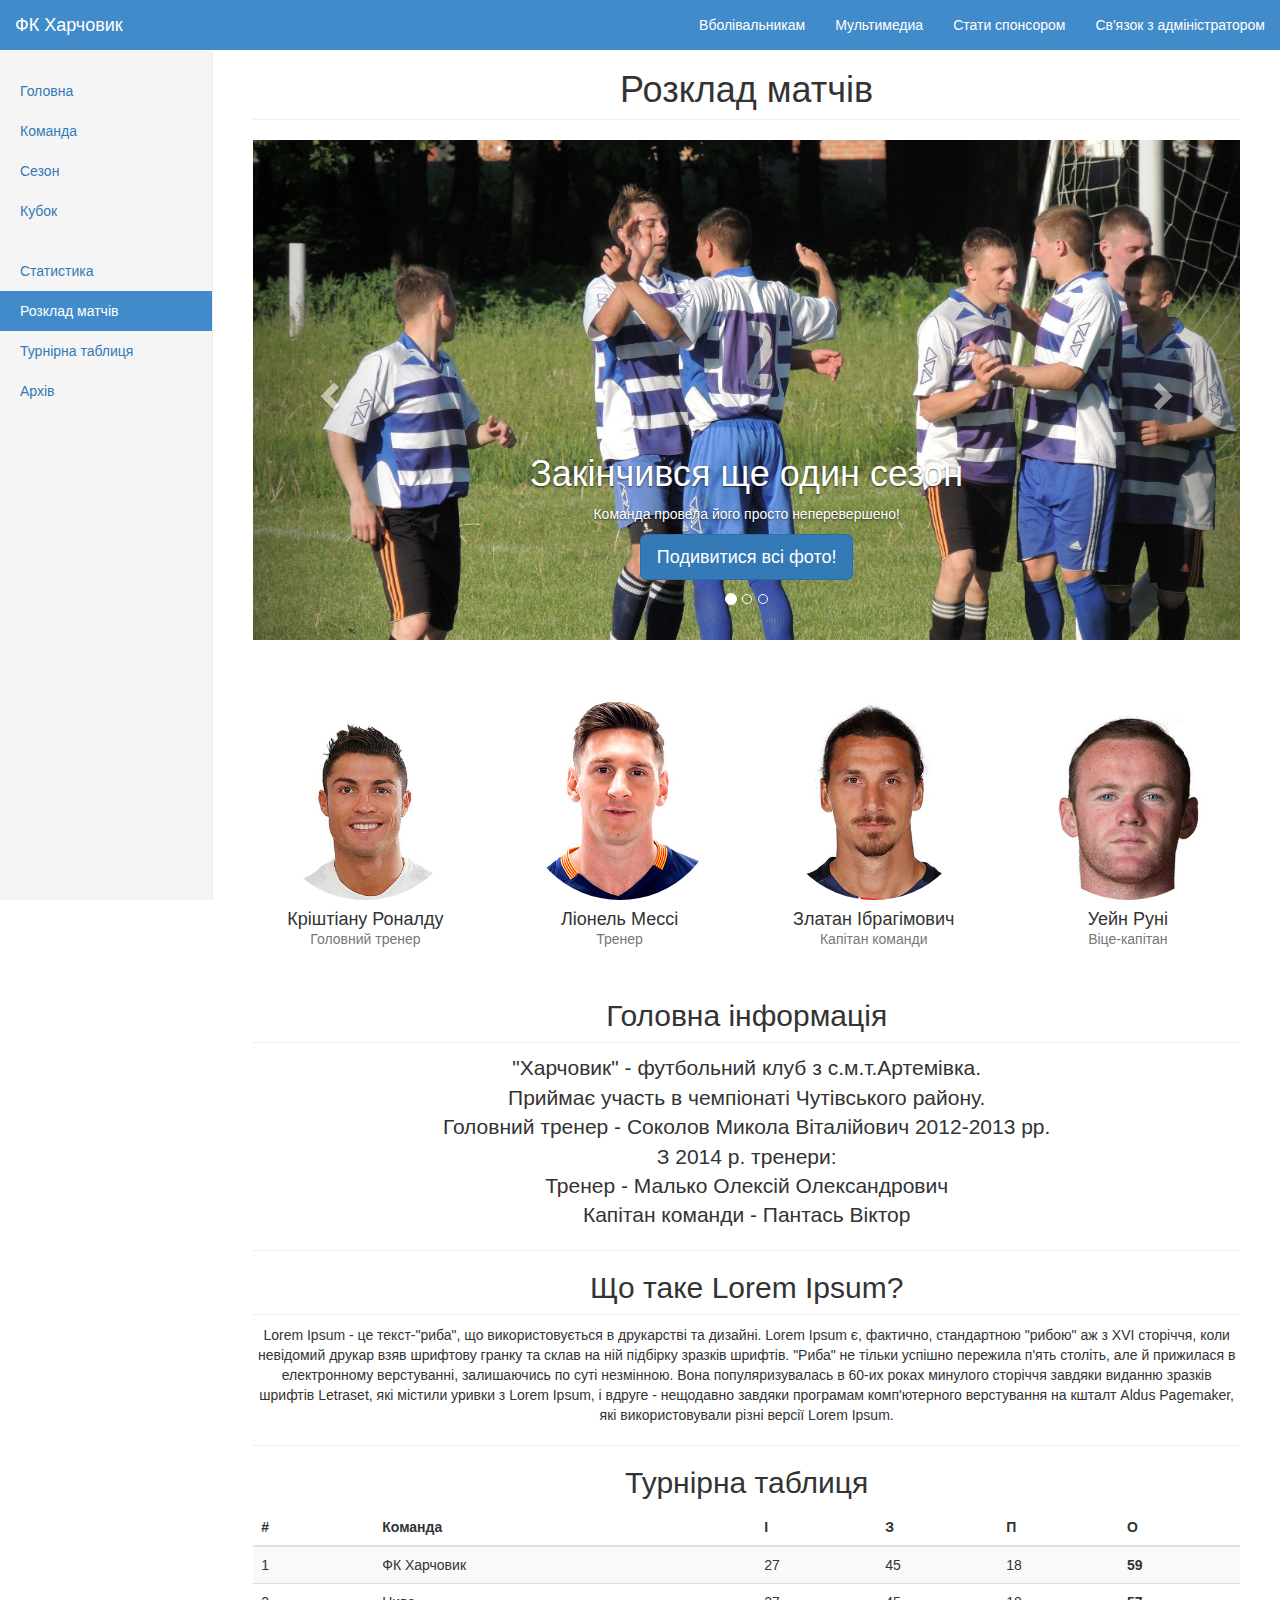
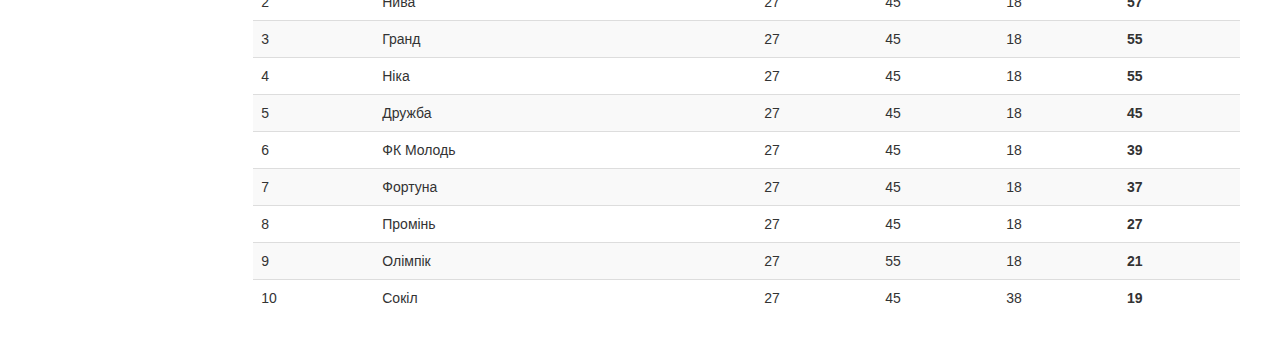
<file: dates.html>
<!DOCTYPE html>
<html lang="en">
  <head>
    <meta charset="utf-8">
    <meta http-equiv="X-UA-Compatible" content="IE=edge">
    <meta name="viewport" content="width=device-width, initial-scale=1">
    <!-- The above 3 meta tags *must* come first in the head; any other head content must come *after* these tags -->
    <meta name="description" content="">
    <meta name="author" content="">
    <link rel="icon" href="images/favicon.ico">

    <title>ФК Харчовик</title>

    <!-- Bootstrap core CSS -->
    <link href="css/bootstrap.min.css" rel="stylesheet">

    <!-- IE10 viewport hack for Surface/desktop Windows 8 bug -->
    <link href="css/ie10-viewport-bug-workaround.css" rel="stylesheet">

    <!-- Custom styles for this template -->
    <link href="dashboard.css" rel="stylesheet">

    <!-- Just for debugging purposes. Don't actually copy these 2 lines! -->
    <!--[if lt IE 9]><script src="js/ie8-responsive-file-warning.js"></script><![endif]-->
    <script src="js/ie-emulation-modes-warning.js"></script>

    <!-- HTML5 shim and Respond.js for IE8 support of HTML5 elements and media queries -->
    <!--[if lt IE 9]>
      <script src="https://oss.maxcdn.com/html5shiv/3.7.2/html5shiv.min.js"></script>
      <script src="https://oss.maxcdn.com/respond/1.4.2/respond.min.js"></script>
    <![endif]-->
  </head>

  <body>

    <nav class="navbar navbar-inverse navbar-fixed-top">
      <div class="container-fluid">
        <div class="navbar-header">
          <button type="button" class="navbar-toggle collapsed" data-toggle="collapse" data-target="#navbar" aria-expanded="false" aria-controls="navbar">
            <span class="sr-only">Toggle navigation</span>
            <span class="icon-bar"></span>
            <span class="icon-bar"></span>
            <span class="icon-bar"></span>
          </button>
          <a class="navbar-brand" href="index.html">ФК Харчовик</a>
        </div>
        <div id="navbar" class="navbar-collapse collapse">
          <ul class="nav navbar-nav navbar-right">
            <li><a href="#">Вболівальникам</a></li>
            <li><a href="#">Мультимедиа</a></li>
            <li><a href="#">Стати спонсором</a></li>
            <li><a href="#">Св'язок з адміністратором</a></li>
          </ul>
          <!-- <form class="navbar-form navbar-right">
            <input type="text" class="form-control" placeholder="Search...">
          </form> -->
        </div>
      </div>
    </nav>

    <div class="container-fluid">
      <div class="row">
        <div class="col-sm-3 col-md-2 sidebar">
          <ul class="nav nav-sidebar">
            <li><a href="index.html">Головна</a></li>
            <li><a href="team.html">Команда</a></li>
            <li><a href="season.html">Сезон</a></li>
            <li><a href="cup.html">Кубок</a></li>
          </ul>
          <ul class="nav nav-sidebar">
            <li><a href="statistics.html">Статистика</a></li>
            <li class="active"><a href="dates.html">Розклад матчів <span class="sr-only">(current)</span></a></li>
            <li><a href="table.html">Турнірна таблиця</a></li>
            <li><a href="archive.html">Архів</a></li>
          </ul>
        </div>
        <div class="col-sm-9 col-sm-offset-3 col-md-10 col-md-offset-2 main">
          <h1 class="page-header text-center">Розклад матчів</h1>
          <!-- Carousel
          ================================================== -->
          <div id="myCarousel" class="carousel slide" data-ride="carousel">
            <!-- Indicators -->
            <ol class="carousel-indicators">
              <li data-target="#myCarousel" data-slide-to="0" class="active"></li>
              <li data-target="#myCarousel" data-slide-to="1"></li>
              <li data-target="#myCarousel" data-slide-to="2"></li>
            </ol>
            <div class="carousel-inner" role="listbox">
              <div class="item first active">
                <!-- <img class="first-slide" src="images/1.jpg" alt="First slide"> -->
                <div class="container">
                  <div class="carousel-caption">
                    <h1>Закінчився ще один сезон</h1>
                    <p>Команда провела його просто неперевершено!</p>
                    <p><a class="btn btn-lg btn-primary" href="#" role="button">Подивитися всі фото!</a></p>
                  </div>
                </div>
              </div>
              <div class="item second">
                <!-- <img class="second-slide" src="[data-uri]" alt="Second slide"> -->
                <div class="container">
                  <div class="carousel-caption">
                    <h1>Новий склад</h1>
                    <p>Нещодавно затверджено новий склад команди. Він поповнився декількома молодими гравцями з дубля та інших команд, які перейшли в міжсезоння.</p>
                    <p><a class="btn btn-lg btn-primary" href="#" role="button">Читати більше</a></p>
                  </div>
                </div>
              </div>
              <div class="item third">
                <!-- <img class="third-slide" src="[data-uri]" alt="Third slide"> -->
                <div class="container">
                  <div class="carousel-caption">
                    <h1>Плани на міжсезоння</h1>
                    <p>Ось і закінчився сезон. Хлопці з команди напружено працювали задля перемоги, і вони на неї заслуговують. Нещодавно ми дізналися про плани гравців на канікули.</p>
                    <p><a class="btn btn-lg btn-primary" href="#" role="button">Читати далі</a></p>
                  </div>
                </div>
              </div>
            </div>
            <a class="left carousel-control" href="#myCarousel" role="button" data-slide="prev">
              <span class="glyphicon glyphicon-chevron-left" aria-hidden="true"></span>
              <span class="sr-only">Previous</span>
            </a>
            <a class="right carousel-control" href="#myCarousel" role="button" data-slide="next">
              <span class="glyphicon glyphicon-chevron-right" aria-hidden="true"></span>
              <span class="sr-only">Next</span>
            </a>
          </div><!-- /.carousel -->
          <div class="row placeholders">
            <div class="col-xs-6 col-sm-3 placeholder">
              <img src="images/ronaldo.jpg" width="200" height="200" class="img-responsive" alt="Generic placeholder thumbnail">
              <h4>Кріштіану Роналду</h4>
              <span class="text-muted">Головний тренер</span>
            </div>
            <div class="col-xs-6 col-sm-3 placeholder">
              <img src="images/messi.jpg" width="200" height="200" class="img-responsive" alt="Generic placeholder thumbnail">
              <h4>Ліонель Мессі</h4>
              <span class="text-muted">Тренер</span>
            </div>
            <div class="col-xs-6 col-sm-3 placeholder">
              <img src="images/zlatan.jpg" width="200" height="200" class="img-responsive" alt="Generic placeholder thumbnail">
              <h4>Златан Ібрагімович</h4>
              <span class="text-muted">Капітан команди</span>
            </div>
            <div class="col-xs-6 col-sm-3 placeholder">
              <img src="images/rooney.jpg" width="200" height="200" class="img-responsive" alt="Generic placeholder thumbnail">
              <h4>Уейн Руні</h4>
              <span class="text-muted">Віце-капітан</span>
            </div>
          </div>

          <h2 class="sub-header text-center">Головна інформація</h2>
          <p class="text-center lead">"Харчовик" - футбольний клуб з с.м.т.Артемівка. <br>Приймає участь в чемпіонаті Чутівського району. <br>Головний тренер - Соколов Микола Віталійович 2012-2013 рр. <br>З 2014 р. тренери: <br>Тренер - Малько Олексій Олександрович <br>Капітан команди - Пантась Віктор</p>
          <hr>
          <h2 class="sub-header text-center">Що таке Lorem Ipsum?</h2>
          <p class="text-center">Lorem Ipsum - це текст-"риба", що використовується в друкарстві та дизайні. Lorem Ipsum є, фактично, стандартною "рибою" аж з XVI сторіччя, коли невідомий друкар взяв шрифтову гранку та склав на ній підбірку зразків шрифтів. "Риба" не тільки успішно пережила п'ять століть, але й прижилася в електронному верстуванні, залишаючись по суті незмінною. Вона популяризувалась в 60-их роках минулого сторіччя завдяки виданню зразків шрифтів Letraset, які містили уривки з Lorem Ipsum, і вдруге - нещодавно завдяки програмам комп'ютерного верстування на кшталт Aldus Pagemaker, які використовували різні версії Lorem Ipsum.</p>
          <hr>
          <h2 class="section-header text-center">Турнірна таблиця</h2>

          <div class="table-responsive">
            <table class="table table-striped">
              <thead>
                <tr>
                  <th>#</th>
                  <th>Команда</th>
                  <th>І</th>
                  <th>З</th>
                  <th>П</th>
                  <th>О</th>
                </tr>
              </thead>
              <tbody>
                <tr>
                  <td>1</td>
                  <td>ФК Харчовик</td>
                  <td>27</td>
                  <td>45</td>
                  <td>18</td>
                  <td><strong>59</strong></td>
                </tr>
                <tr>
                  <td>2</td>
                  <td>Нива</td>
                  <td>27</td>
                  <td>45</td>
                  <td>18</td>
                  <td><strong>57</strong></td>
                </tr>
                <tr>
                  <td>3</td>
                  <td>Гранд</td>
                  <td>27</td>
                  <td>45</td>
                  <td>18</td>
                  <td><strong>55</strong></td>
                </tr>
                <tr>
                  <td>4</td>
                  <td>Ніка</td>
                  <td>27</td>
                  <td>45</td>
                  <td>18</td>
                  <td><strong>55</strong></td>
                </tr>
                <tr>
                  <td>5</td>
                  <td>Дружба</td>
                  <td>27</td>
                  <td>45</td>
                  <td>18</td>
                  <td><strong>45</strong></td>
                </tr>
                <tr>
                  <td>6</td>
                  <td>ФК Молодь</td>
                  <td>27</td>
                  <td>45</td>
                  <td>18</td>
                  <td><strong>39</strong></td>
                </tr>
                <tr>
                  <td>7</td>
                  <td>Фортуна</td>
                  <td>27</td>
                  <td>45</td>
                  <td>18</td>
                  <td><strong>37</strong></td>
                </tr>
                <tr>
                  <td>8</td>
                  <td>Промінь</td>
                  <td>27</td>
                  <td>45</td>
                  <td>18</td>
                  <td><strong>27</strong></td>
                </tr>
                <tr>
                  <td>9</td>
                  <td>Олімпік</td>
                  <td>27</td>
                  <td>55</td>
                  <td>18</td>
                  <td><strong>21</strong></td>
                </tr>
                <tr>
                  <td>10</td>
                  <td>Сокіл</td>
                  <td>27</td>
                  <td>45</td>
                  <td>38</td>
                  <td><strong>19</strong></td>
                </tr>
              </tbody>
            </table>
          </div>
        </div>
      </div>
    </div>

    <!-- Bootstrap core JavaScript
    ================================================== -->
    <!-- Placed at the end of the document so the pages load faster -->
    <script src="https://ajax.googleapis.com/ajax/libs/jquery/1.11.3/jquery.min.js"></script>
    <script>window.jQuery || document.write('<script src="js/jquery.min.js"><\/script>')</script>
    <script src="js/bootstrap.min.js"></script>
    <!-- Just to make our placeholder images work. Don't actually copy the next line! -->
    <script src="js/holder.min.js"></script>
    <!-- IE10 viewport hack for Surface/desktop Windows 8 bug -->
    <script src="js/ie10-viewport-bug-workaround.js"></script>
  </body>
</html>
</file>
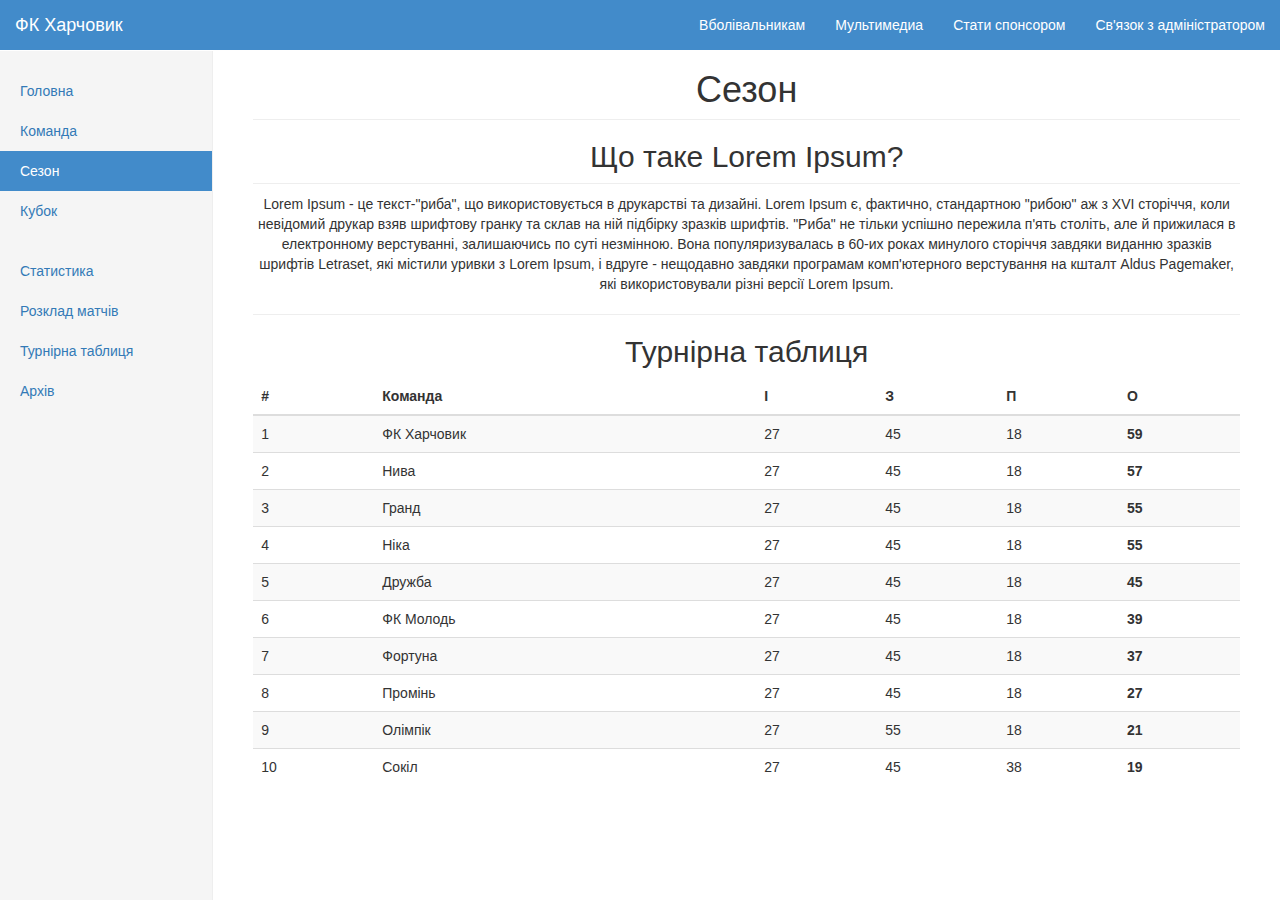
<file: season.html>
<!DOCTYPE html>
<html lang="en">
  <head>
    <meta charset="utf-8">
    <meta http-equiv="X-UA-Compatible" content="IE=edge">
    <meta name="viewport" content="width=device-width, initial-scale=1">
    <!-- The above 3 meta tags *must* come first in the head; any other head content must come *after* these tags -->
    <meta name="description" content="">
    <meta name="author" content="">
    <link rel="icon" href="images/favicon.ico">

    <title>ФК Харчовик</title>

    <!-- Bootstrap core CSS -->
    <link href="css/bootstrap.min.css" rel="stylesheet">

    <!-- IE10 viewport hack for Surface/desktop Windows 8 bug -->
    <link href="css/ie10-viewport-bug-workaround.css" rel="stylesheet">

    <!-- Custom styles for this template -->
    <link href="dashboard.css" rel="stylesheet">

    <!-- Just for debugging purposes. Don't actually copy these 2 lines! -->
    <!--[if lt IE 9]><script src="js/ie8-responsive-file-warning.js"></script><![endif]-->
    <script src="js/ie-emulation-modes-warning.js"></script>

    <!-- HTML5 shim and Respond.js for IE8 support of HTML5 elements and media queries -->
    <!--[if lt IE 9]>
      <script src="https://oss.maxcdn.com/html5shiv/3.7.2/html5shiv.min.js"></script>
      <script src="https://oss.maxcdn.com/respond/1.4.2/respond.min.js"></script>
    <![endif]-->
  </head>

  <body>

    <nav class="navbar navbar-inverse navbar-fixed-top">
      <div class="container-fluid">
        <div class="navbar-header">
          <button type="button" class="navbar-toggle collapsed" data-toggle="collapse" data-target="#navbar" aria-expanded="false" aria-controls="navbar">
            <span class="sr-only">Toggle navigation</span>
            <span class="icon-bar"></span>
            <span class="icon-bar"></span>
            <span class="icon-bar"></span>
          </button>
          <a class="navbar-brand" href="index.html">ФК Харчовик</a>
        </div>
        <div id="navbar" class="navbar-collapse collapse">
          <ul class="nav navbar-nav navbar-right">
            <li><a href="#">Вболівальникам</a></li>
            <li><a href="#">Мультимедиа</a></li>
            <li><a href="#">Стати спонсором</a></li>
            <li><a href="#">Св'язок з адміністратором</a></li>
          </ul>
          <!-- <form class="navbar-form navbar-right">
            <input type="text" class="form-control" placeholder="Search...">
          </form> -->
        </div>
      </div>
    </nav>

    <div class="container-fluid">
      <div class="row">
        <div class="col-sm-3 col-md-2 sidebar">
          <ul class="nav nav-sidebar">
            <li><a href="index.html">Головна</a></li>
            <li><a href="team.html">Команда</a></li>
            <li class="active"><a href="season.html">Сезон <span class="sr-only">(current)</span></a></li>
            <li><a href="cup.html">Кубок</a></li>
          </ul>
          <ul class="nav nav-sidebar">
            <li><a href="statistics.html">Статистика</a></li>
            <li><a href="dates.html">Розклад матчів</a></li>
            <li><a href="table.html">Турнірна таблиця</a></li>
            <li><a href="archive.html">Архів</a></li>
          </ul>
        </div>
        <div class="col-sm-9 col-sm-offset-3 col-md-10 col-md-offset-2 main">
          <h1 class="page-header text-center">Сезон</h1>
          
          <h2 class="sub-header text-center">Що таке Lorem Ipsum?</h2>
          <p class="text-center">Lorem Ipsum - це текст-"риба", що використовується в друкарстві та дизайні. Lorem Ipsum є, фактично, стандартною "рибою" аж з XVI сторіччя, коли невідомий друкар взяв шрифтову гранку та склав на ній підбірку зразків шрифтів. "Риба" не тільки успішно пережила п'ять століть, але й прижилася в електронному верстуванні, залишаючись по суті незмінною. Вона популяризувалась в 60-их роках минулого сторіччя завдяки виданню зразків шрифтів Letraset, які містили уривки з Lorem Ipsum, і вдруге - нещодавно завдяки програмам комп'ютерного верстування на кшталт Aldus Pagemaker, які використовували різні версії Lorem Ipsum.</p>
          <hr>
          <h2 class="section-header text-center">Турнірна таблиця</h2>

          <div class="table-responsive">
            <table class="table table-striped">
              <thead>
                <tr>
                  <th>#</th>
                  <th>Команда</th>
                  <th>І</th>
                  <th>З</th>
                  <th>П</th>
                  <th>О</th>
                </tr>
              </thead>
              <tbody>
                <tr>
                  <td>1</td>
                  <td>ФК Харчовик</td>
                  <td>27</td>
                  <td>45</td>
                  <td>18</td>
                  <td><strong>59</strong></td>
                </tr>
                <tr>
                  <td>2</td>
                  <td>Нива</td>
                  <td>27</td>
                  <td>45</td>
                  <td>18</td>
                  <td><strong>57</strong></td>
                </tr>
                <tr>
                  <td>3</td>
                  <td>Гранд</td>
                  <td>27</td>
                  <td>45</td>
                  <td>18</td>
                  <td><strong>55</strong></td>
                </tr>
                <tr>
                  <td>4</td>
                  <td>Ніка</td>
                  <td>27</td>
                  <td>45</td>
                  <td>18</td>
                  <td><strong>55</strong></td>
                </tr>
                <tr>
                  <td>5</td>
                  <td>Дружба</td>
                  <td>27</td>
                  <td>45</td>
                  <td>18</td>
                  <td><strong>45</strong></td>
                </tr>
                <tr>
                  <td>6</td>
                  <td>ФК Молодь</td>
                  <td>27</td>
                  <td>45</td>
                  <td>18</td>
                  <td><strong>39</strong></td>
                </tr>
                <tr>
                  <td>7</td>
                  <td>Фортуна</td>
                  <td>27</td>
                  <td>45</td>
                  <td>18</td>
                  <td><strong>37</strong></td>
                </tr>
                <tr>
                  <td>8</td>
                  <td>Промінь</td>
                  <td>27</td>
                  <td>45</td>
                  <td>18</td>
                  <td><strong>27</strong></td>
                </tr>
                <tr>
                  <td>9</td>
                  <td>Олімпік</td>
                  <td>27</td>
                  <td>55</td>
                  <td>18</td>
                  <td><strong>21</strong></td>
                </tr>
                <tr>
                  <td>10</td>
                  <td>Сокіл</td>
                  <td>27</td>
                  <td>45</td>
                  <td>38</td>
                  <td><strong>19</strong></td>
                </tr>
              </tbody>
            </table>
          </div>
        </div>
      </div>
    </div>

    <!-- Bootstrap core JavaScript
    ================================================== -->
    <!-- Placed at the end of the document so the pages load faster -->
    <script src="https://ajax.googleapis.com/ajax/libs/jquery/1.11.3/jquery.min.js"></script>
    <script>window.jQuery || document.write('<script src="js/jquery.min.js"><\/script>')</script>
    <script src="js/bootstrap.min.js"></script>
    <!-- Just to make our placeholder images work. Don't actually copy the next line! -->
    <script src="js/holder.min.js"></script>
    <!-- IE10 viewport hack for Surface/desktop Windows 8 bug -->
    <script src="js/ie10-viewport-bug-workaround.js"></script>
  </body>
</html>
</file>
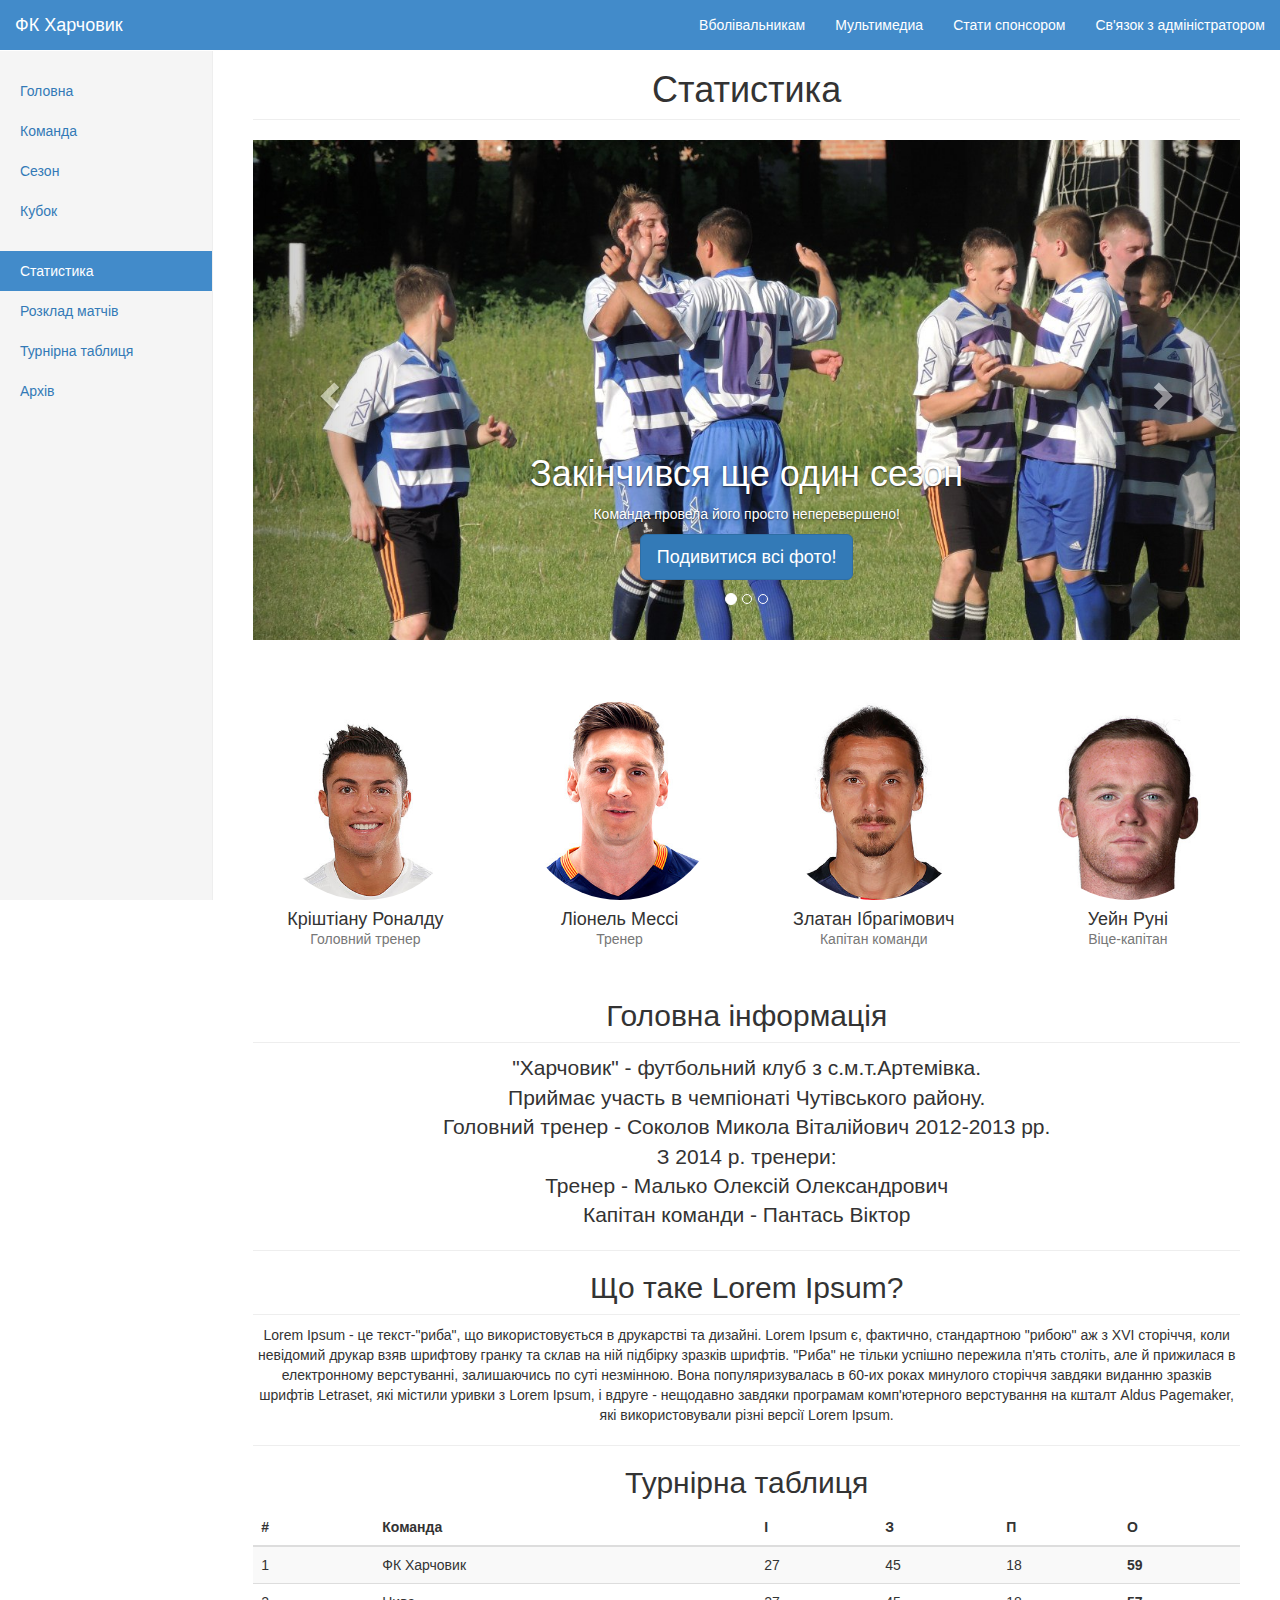
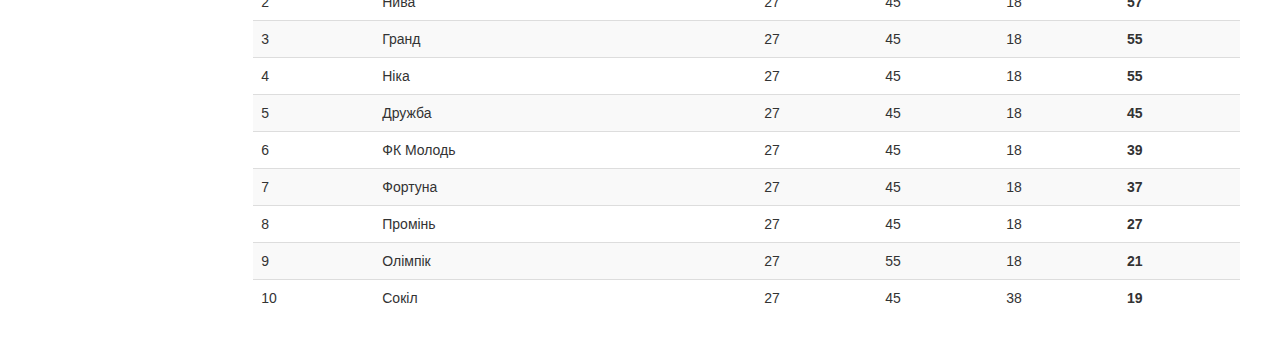
<file: statistics.html>
<!DOCTYPE html>
<html lang="en">
  <head>
    <meta charset="utf-8">
    <meta http-equiv="X-UA-Compatible" content="IE=edge">
    <meta name="viewport" content="width=device-width, initial-scale=1">
    <!-- The above 3 meta tags *must* come first in the head; any other head content must come *after* these tags -->
    <meta name="description" content="">
    <meta name="author" content="">
    <link rel="icon" href="images/favicon.ico">

    <title>ФК Харчовик</title>

    <!-- Bootstrap core CSS -->
    <link href="css/bootstrap.min.css" rel="stylesheet">

    <!-- IE10 viewport hack for Surface/desktop Windows 8 bug -->
    <link href="css/ie10-viewport-bug-workaround.css" rel="stylesheet">

    <!-- Custom styles for this template -->
    <link href="dashboard.css" rel="stylesheet">

    <!-- Just for debugging purposes. Don't actually copy these 2 lines! -->
    <!--[if lt IE 9]><script src="js/ie8-responsive-file-warning.js"></script><![endif]-->
    <script src="js/ie-emulation-modes-warning.js"></script>

    <!-- HTML5 shim and Respond.js for IE8 support of HTML5 elements and media queries -->
    <!--[if lt IE 9]>
      <script src="https://oss.maxcdn.com/html5shiv/3.7.2/html5shiv.min.js"></script>
      <script src="https://oss.maxcdn.com/respond/1.4.2/respond.min.js"></script>
    <![endif]-->
  </head>

  <body>

    <nav class="navbar navbar-inverse navbar-fixed-top">
      <div class="container-fluid">
        <div class="navbar-header">
          <button type="button" class="navbar-toggle collapsed" data-toggle="collapse" data-target="#navbar" aria-expanded="false" aria-controls="navbar">
            <span class="sr-only">Toggle navigation</span>
            <span class="icon-bar"></span>
            <span class="icon-bar"></span>
            <span class="icon-bar"></span>
          </button>
          <a class="navbar-brand" href="index.html">ФК Харчовик</a>
        </div>
        <div id="navbar" class="navbar-collapse collapse">
          <ul class="nav navbar-nav navbar-right">
            <li><a href="#">Вболівальникам</a></li>
            <li><a href="#">Мультимедиа</a></li>
            <li><a href="#">Стати спонсором</a></li>
            <li><a href="#">Св'язок з адміністратором</a></li>
          </ul>
          <!-- <form class="navbar-form navbar-right">
            <input type="text" class="form-control" placeholder="Search...">
          </form> -->
        </div>
      </div>
    </nav>

    <div class="container-fluid">
      <div class="row">
        <div class="col-sm-3 col-md-2 sidebar">
          <ul class="nav nav-sidebar">
            <li><a href="index.html">Головна</a></li>
            <li><a href="team.html">Команда</a></li>
            <li><a href="season.html">Сезон</a></li>
            <li><a href="cup.html">Кубок</a></li>
          </ul>
          <ul class="nav nav-sidebar">
            <li class="active"><a href="statistics.html">Статистика <span class="sr-only">(current)</span></a></li>
            <li><a href="dates.html">Розклад матчів</a></li>
            <li><a href="table.html">Турнірна таблиця</a></li>
            <li><a href="archive.html">Архів</a></li>
          </ul>
        </div>
        <div class="col-sm-9 col-sm-offset-3 col-md-10 col-md-offset-2 main">
          <h1 class="page-header text-center">Статистика</h1>
          <!-- Carousel
          ================================================== -->
          <div id="myCarousel" class="carousel slide" data-ride="carousel">
            <!-- Indicators -->
            <ol class="carousel-indicators">
              <li data-target="#myCarousel" data-slide-to="0" class="active"></li>
              <li data-target="#myCarousel" data-slide-to="1"></li>
              <li data-target="#myCarousel" data-slide-to="2"></li>
            </ol>
            <div class="carousel-inner" role="listbox">
              <div class="item first active">
                <!-- <img class="first-slide" src="images/1.jpg" alt="First slide"> -->
                <div class="container">
                  <div class="carousel-caption">
                    <h1>Закінчився ще один сезон</h1>
                    <p>Команда провела його просто неперевершено!</p>
                    <p><a class="btn btn-lg btn-primary" href="#" role="button">Подивитися всі фото!</a></p>
                  </div>
                </div>
              </div>
              <div class="item second">
                <!-- <img class="second-slide" src="[data-uri]" alt="Second slide"> -->
                <div class="container">
                  <div class="carousel-caption">
                    <h1>Новий склад</h1>
                    <p>Нещодавно затверджено новий склад команди. Він поповнився декількома молодими гравцями з дубля та інших команд, які перейшли в міжсезоння.</p>
                    <p><a class="btn btn-lg btn-primary" href="#" role="button">Читати більше</a></p>
                  </div>
                </div>
              </div>
              <div class="item third">
                <!-- <img class="third-slide" src="[data-uri]" alt="Third slide"> -->
                <div class="container">
                  <div class="carousel-caption">
                    <h1>Плани на міжсезоння</h1>
                    <p>Ось і закінчився сезон. Хлопці з команди напружено працювали задля перемоги, і вони на неї заслуговують. Нещодавно ми дізналися про плани гравців на канікули.</p>
                    <p><a class="btn btn-lg btn-primary" href="#" role="button">Читати далі</a></p>
                  </div>
                </div>
              </div>
            </div>
            <a class="left carousel-control" href="#myCarousel" role="button" data-slide="prev">
              <span class="glyphicon glyphicon-chevron-left" aria-hidden="true"></span>
              <span class="sr-only">Previous</span>
            </a>
            <a class="right carousel-control" href="#myCarousel" role="button" data-slide="next">
              <span class="glyphicon glyphicon-chevron-right" aria-hidden="true"></span>
              <span class="sr-only">Next</span>
            </a>
          </div><!-- /.carousel -->
          <div class="row placeholders">
            <div class="col-xs-6 col-sm-3 placeholder">
              <img src="images/ronaldo.jpg" width="200" height="200" class="img-responsive" alt="Generic placeholder thumbnail">
              <h4>Кріштіану Роналду</h4>
              <span class="text-muted">Головний тренер</span>
            </div>
            <div class="col-xs-6 col-sm-3 placeholder">
              <img src="images/messi.jpg" width="200" height="200" class="img-responsive" alt="Generic placeholder thumbnail">
              <h4>Ліонель Мессі</h4>
              <span class="text-muted">Тренер</span>
            </div>
            <div class="col-xs-6 col-sm-3 placeholder">
              <img src="images/zlatan.jpg" width="200" height="200" class="img-responsive" alt="Generic placeholder thumbnail">
              <h4>Златан Ібрагімович</h4>
              <span class="text-muted">Капітан команди</span>
            </div>
            <div class="col-xs-6 col-sm-3 placeholder">
              <img src="images/rooney.jpg" width="200" height="200" class="img-responsive" alt="Generic placeholder thumbnail">
              <h4>Уейн Руні</h4>
              <span class="text-muted">Віце-капітан</span>
            </div>
          </div>

          <h2 class="sub-header text-center">Головна інформація</h2>
          <p class="text-center lead">"Харчовик" - футбольний клуб з с.м.т.Артемівка. <br>Приймає участь в чемпіонаті Чутівського району. <br>Головний тренер - Соколов Микола Віталійович 2012-2013 рр. <br>З 2014 р. тренери: <br>Тренер - Малько Олексій Олександрович <br>Капітан команди - Пантась Віктор</p>
          <hr>
          <h2 class="sub-header text-center">Що таке Lorem Ipsum?</h2>
          <p class="text-center">Lorem Ipsum - це текст-"риба", що використовується в друкарстві та дизайні. Lorem Ipsum є, фактично, стандартною "рибою" аж з XVI сторіччя, коли невідомий друкар взяв шрифтову гранку та склав на ній підбірку зразків шрифтів. "Риба" не тільки успішно пережила п'ять століть, але й прижилася в електронному верстуванні, залишаючись по суті незмінною. Вона популяризувалась в 60-их роках минулого сторіччя завдяки виданню зразків шрифтів Letraset, які містили уривки з Lorem Ipsum, і вдруге - нещодавно завдяки програмам комп'ютерного верстування на кшталт Aldus Pagemaker, які використовували різні версії Lorem Ipsum.</p>
          <hr>
          <h2 class="section-header text-center">Турнірна таблиця</h2>

          <div class="table-responsive">
            <table class="table table-striped">
              <thead>
                <tr>
                  <th>#</th>
                  <th>Команда</th>
                  <th>І</th>
                  <th>З</th>
                  <th>П</th>
                  <th>О</th>
                </tr>
              </thead>
              <tbody>
                <tr>
                  <td>1</td>
                  <td>ФК Харчовик</td>
                  <td>27</td>
                  <td>45</td>
                  <td>18</td>
                  <td><strong>59</strong></td>
                </tr>
                <tr>
                  <td>2</td>
                  <td>Нива</td>
                  <td>27</td>
                  <td>45</td>
                  <td>18</td>
                  <td><strong>57</strong></td>
                </tr>
                <tr>
                  <td>3</td>
                  <td>Гранд</td>
                  <td>27</td>
                  <td>45</td>
                  <td>18</td>
                  <td><strong>55</strong></td>
                </tr>
                <tr>
                  <td>4</td>
                  <td>Ніка</td>
                  <td>27</td>
                  <td>45</td>
                  <td>18</td>
                  <td><strong>55</strong></td>
                </tr>
                <tr>
                  <td>5</td>
                  <td>Дружба</td>
                  <td>27</td>
                  <td>45</td>
                  <td>18</td>
                  <td><strong>45</strong></td>
                </tr>
                <tr>
                  <td>6</td>
                  <td>ФК Молодь</td>
                  <td>27</td>
                  <td>45</td>
                  <td>18</td>
                  <td><strong>39</strong></td>
                </tr>
                <tr>
                  <td>7</td>
                  <td>Фортуна</td>
                  <td>27</td>
                  <td>45</td>
                  <td>18</td>
                  <td><strong>37</strong></td>
                </tr>
                <tr>
                  <td>8</td>
                  <td>Промінь</td>
                  <td>27</td>
                  <td>45</td>
                  <td>18</td>
                  <td><strong>27</strong></td>
                </tr>
                <tr>
                  <td>9</td>
                  <td>Олімпік</td>
                  <td>27</td>
                  <td>55</td>
                  <td>18</td>
                  <td><strong>21</strong></td>
                </tr>
                <tr>
                  <td>10</td>
                  <td>Сокіл</td>
                  <td>27</td>
                  <td>45</td>
                  <td>38</td>
                  <td><strong>19</strong></td>
                </tr>
              </tbody>
            </table>
          </div>
        </div>
      </div>
    </div>

    <!-- Bootstrap core JavaScript
    ================================================== -->
    <!-- Placed at the end of the document so the pages load faster -->
    <script src="https://ajax.googleapis.com/ajax/libs/jquery/1.11.3/jquery.min.js"></script>
    <script>window.jQuery || document.write('<script src="js/jquery.min.js"><\/script>')</script>
    <script src="js/bootstrap.min.js"></script>
    <!-- Just to make our placeholder images work. Don't actually copy the next line! -->
    <script src="js/holder.min.js"></script>
    <!-- IE10 viewport hack for Surface/desktop Windows 8 bug -->
    <script src="js/ie10-viewport-bug-workaround.js"></script>
  </body>
</html>
</file>
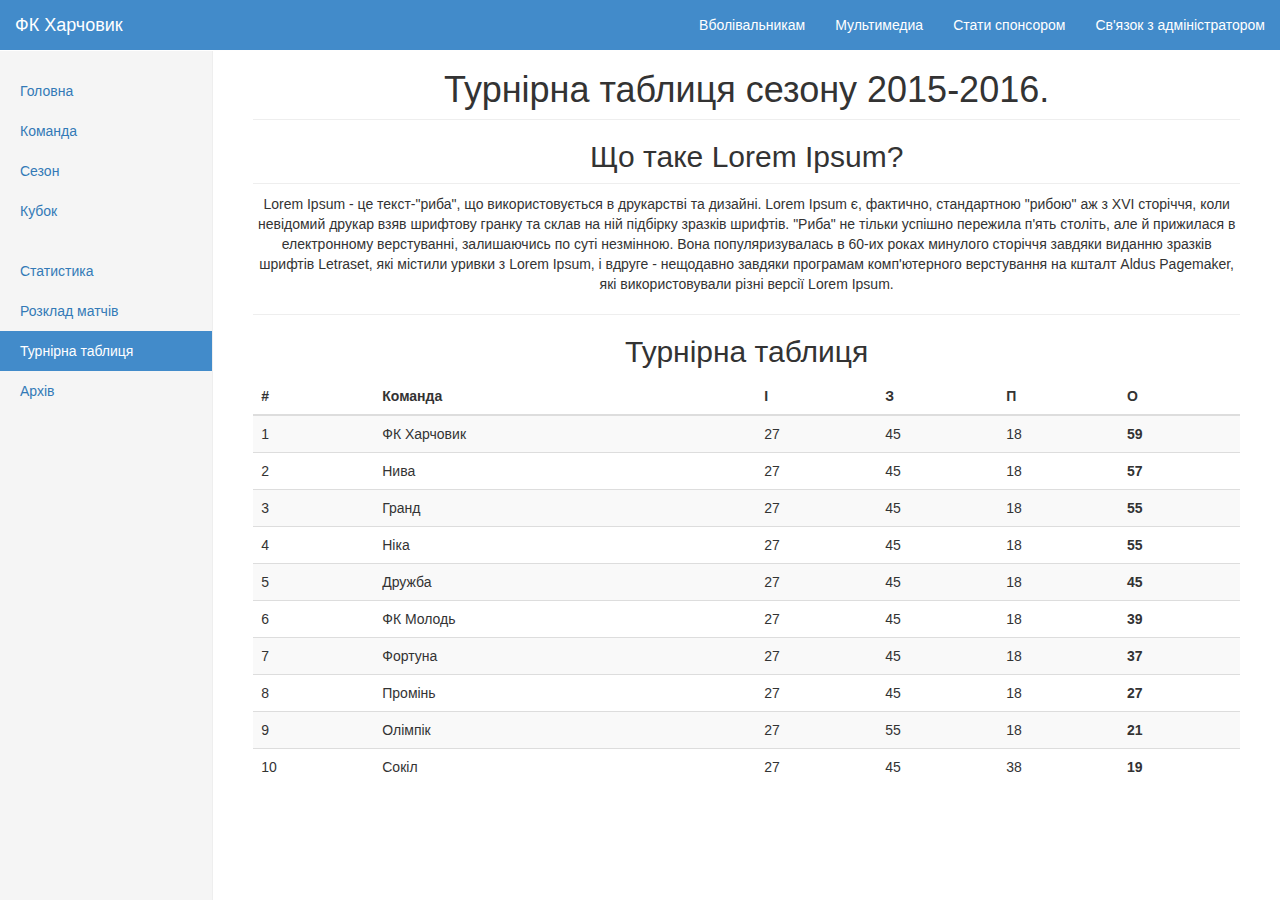
<file: table.html>
<!DOCTYPE html>
<html lang="en">
  <head>
    <meta charset="utf-8">
    <meta http-equiv="X-UA-Compatible" content="IE=edge">
    <meta name="viewport" content="width=device-width, initial-scale=1">
    <!-- The above 3 meta tags *must* come first in the head; any other head content must come *after* these tags -->
    <meta name="description" content="">
    <meta name="author" content="">
    <link rel="icon" href="images/favicon.ico">

    <title>ФК Харчовик</title>

    <!-- Bootstrap core CSS -->
    <link href="css/bootstrap.min.css" rel="stylesheet">

    <!-- IE10 viewport hack for Surface/desktop Windows 8 bug -->
    <link href="css/ie10-viewport-bug-workaround.css" rel="stylesheet">

    <!-- Custom styles for this template -->
    <link href="dashboard.css" rel="stylesheet">

    <!-- Just for debugging purposes. Don't actually copy these 2 lines! -->
    <!--[if lt IE 9]><script src="js/ie8-responsive-file-warning.js"></script><![endif]-->
    <script src="js/ie-emulation-modes-warning.js"></script>

    <!-- HTML5 shim and Respond.js for IE8 support of HTML5 elements and media queries -->
    <!--[if lt IE 9]>
      <script src="https://oss.maxcdn.com/html5shiv/3.7.2/html5shiv.min.js"></script>
      <script src="https://oss.maxcdn.com/respond/1.4.2/respond.min.js"></script>
    <![endif]-->
  </head>

  <body>

    <nav class="navbar navbar-inverse navbar-fixed-top">
      <div class="container-fluid">
        <div class="navbar-header">
          <button type="button" class="navbar-toggle collapsed" data-toggle="collapse" data-target="#navbar" aria-expanded="false" aria-controls="navbar">
            <span class="sr-only">Toggle navigation</span>
            <span class="icon-bar"></span>
            <span class="icon-bar"></span>
            <span class="icon-bar"></span>
          </button>
          <a class="navbar-brand" href="index.html">ФК Харчовик</a>
        </div>
        <div id="navbar" class="navbar-collapse collapse">
          <ul class="nav navbar-nav navbar-right">
            <li><a href="#">Вболівальникам</a></li>
            <li><a href="#">Мультимедиа</a></li>
            <li><a href="#">Стати спонсором</a></li>
            <li><a href="#">Св'язок з адміністратором</a></li>
          </ul>
          <!-- <form class="navbar-form navbar-right">
            <input type="text" class="form-control" placeholder="Search...">
          </form> -->
        </div>
      </div>
    </nav>

    <div class="container-fluid">
      <div class="row">
        <div class="col-sm-3 col-md-2 sidebar">
          <ul class="nav nav-sidebar">
            <li><a href="index.html">Головна</a></li>
            <li><a href="team.html">Команда</a></li>
            <li><a href="season.html">Сезон</a></li>
            <li><a href="cup.html">Кубок</a></li>
          </ul>
          <ul class="nav nav-sidebar">
            <li><a href="statistics.html">Статистика</a></li>
            <li><a href="dates.html">Розклад матчів</a></li>
            <li class="active"><a href="table.html">Турнірна таблиця <span class="sr-only">(current)</span></a></li>
            <li><a href="archive.html">Архів</a></li>
          </ul>
        </div>
        <div class="col-sm-9 col-sm-offset-3 col-md-10 col-md-offset-2 main">
          <h1 class="page-header text-center">Турнірна таблиця сезону 2015-2016.</h1>
          <h2 class="sub-header text-center">Що таке Lorem Ipsum?</h2>
          <p class="text-center">Lorem Ipsum - це текст-"риба", що використовується в друкарстві та дизайні. Lorem Ipsum є, фактично, стандартною "рибою" аж з XVI сторіччя, коли невідомий друкар взяв шрифтову гранку та склав на ній підбірку зразків шрифтів. "Риба" не тільки успішно пережила п'ять століть, але й прижилася в електронному верстуванні, залишаючись по суті незмінною. Вона популяризувалась в 60-их роках минулого сторіччя завдяки виданню зразків шрифтів Letraset, які містили уривки з Lorem Ipsum, і вдруге - нещодавно завдяки програмам комп'ютерного верстування на кшталт Aldus Pagemaker, які використовували різні версії Lorem Ipsum.</p>
          <hr>
          <h2 class="section-header text-center">Турнірна таблиця</h2>

          <div class="table-responsive">
            <table class="table table-striped">
              <thead>
                <tr>
                  <th>#</th>
                  <th>Команда</th>
                  <th>І</th>
                  <th>З</th>
                  <th>П</th>
                  <th>О</th>
                </tr>
              </thead>
              <tbody>
                <tr>
                  <td>1</td>
                  <td>ФК Харчовик</td>
                  <td>27</td>
                  <td>45</td>
                  <td>18</td>
                  <td><strong>59</strong></td>
                </tr>
                <tr>
                  <td>2</td>
                  <td>Нива</td>
                  <td>27</td>
                  <td>45</td>
                  <td>18</td>
                  <td><strong>57</strong></td>
                </tr>
                <tr>
                  <td>3</td>
                  <td>Гранд</td>
                  <td>27</td>
                  <td>45</td>
                  <td>18</td>
                  <td><strong>55</strong></td>
                </tr>
                <tr>
                  <td>4</td>
                  <td>Ніка</td>
                  <td>27</td>
                  <td>45</td>
                  <td>18</td>
                  <td><strong>55</strong></td>
                </tr>
                <tr>
                  <td>5</td>
                  <td>Дружба</td>
                  <td>27</td>
                  <td>45</td>
                  <td>18</td>
                  <td><strong>45</strong></td>
                </tr>
                <tr>
                  <td>6</td>
                  <td>ФК Молодь</td>
                  <td>27</td>
                  <td>45</td>
                  <td>18</td>
                  <td><strong>39</strong></td>
                </tr>
                <tr>
                  <td>7</td>
                  <td>Фортуна</td>
                  <td>27</td>
                  <td>45</td>
                  <td>18</td>
                  <td><strong>37</strong></td>
                </tr>
                <tr>
                  <td>8</td>
                  <td>Промінь</td>
                  <td>27</td>
                  <td>45</td>
                  <td>18</td>
                  <td><strong>27</strong></td>
                </tr>
                <tr>
                  <td>9</td>
                  <td>Олімпік</td>
                  <td>27</td>
                  <td>55</td>
                  <td>18</td>
                  <td><strong>21</strong></td>
                </tr>
                <tr>
                  <td>10</td>
                  <td>Сокіл</td>
                  <td>27</td>
                  <td>45</td>
                  <td>38</td>
                  <td><strong>19</strong></td>
                </tr>
              </tbody>
            </table>
          </div>
        </div>
      </div>
    </div>

    <!-- Bootstrap core JavaScript
    ================================================== -->
    <!-- Placed at the end of the document so the pages load faster -->
    <script src="https://ajax.googleapis.com/ajax/libs/jquery/1.11.3/jquery.min.js"></script>
    <script>window.jQuery || document.write('<script src="js/jquery.min.js"><\/script>')</script>
    <script src="js/bootstrap.min.js"></script>
    <!-- Just to make our placeholder images work. Don't actually copy the next line! -->
    <script src="js/holder.min.js"></script>
    <!-- IE10 viewport hack for Surface/desktop Windows 8 bug -->
    <script src="js/ie10-viewport-bug-workaround.js"></script>
  </body>
</html>
</file>
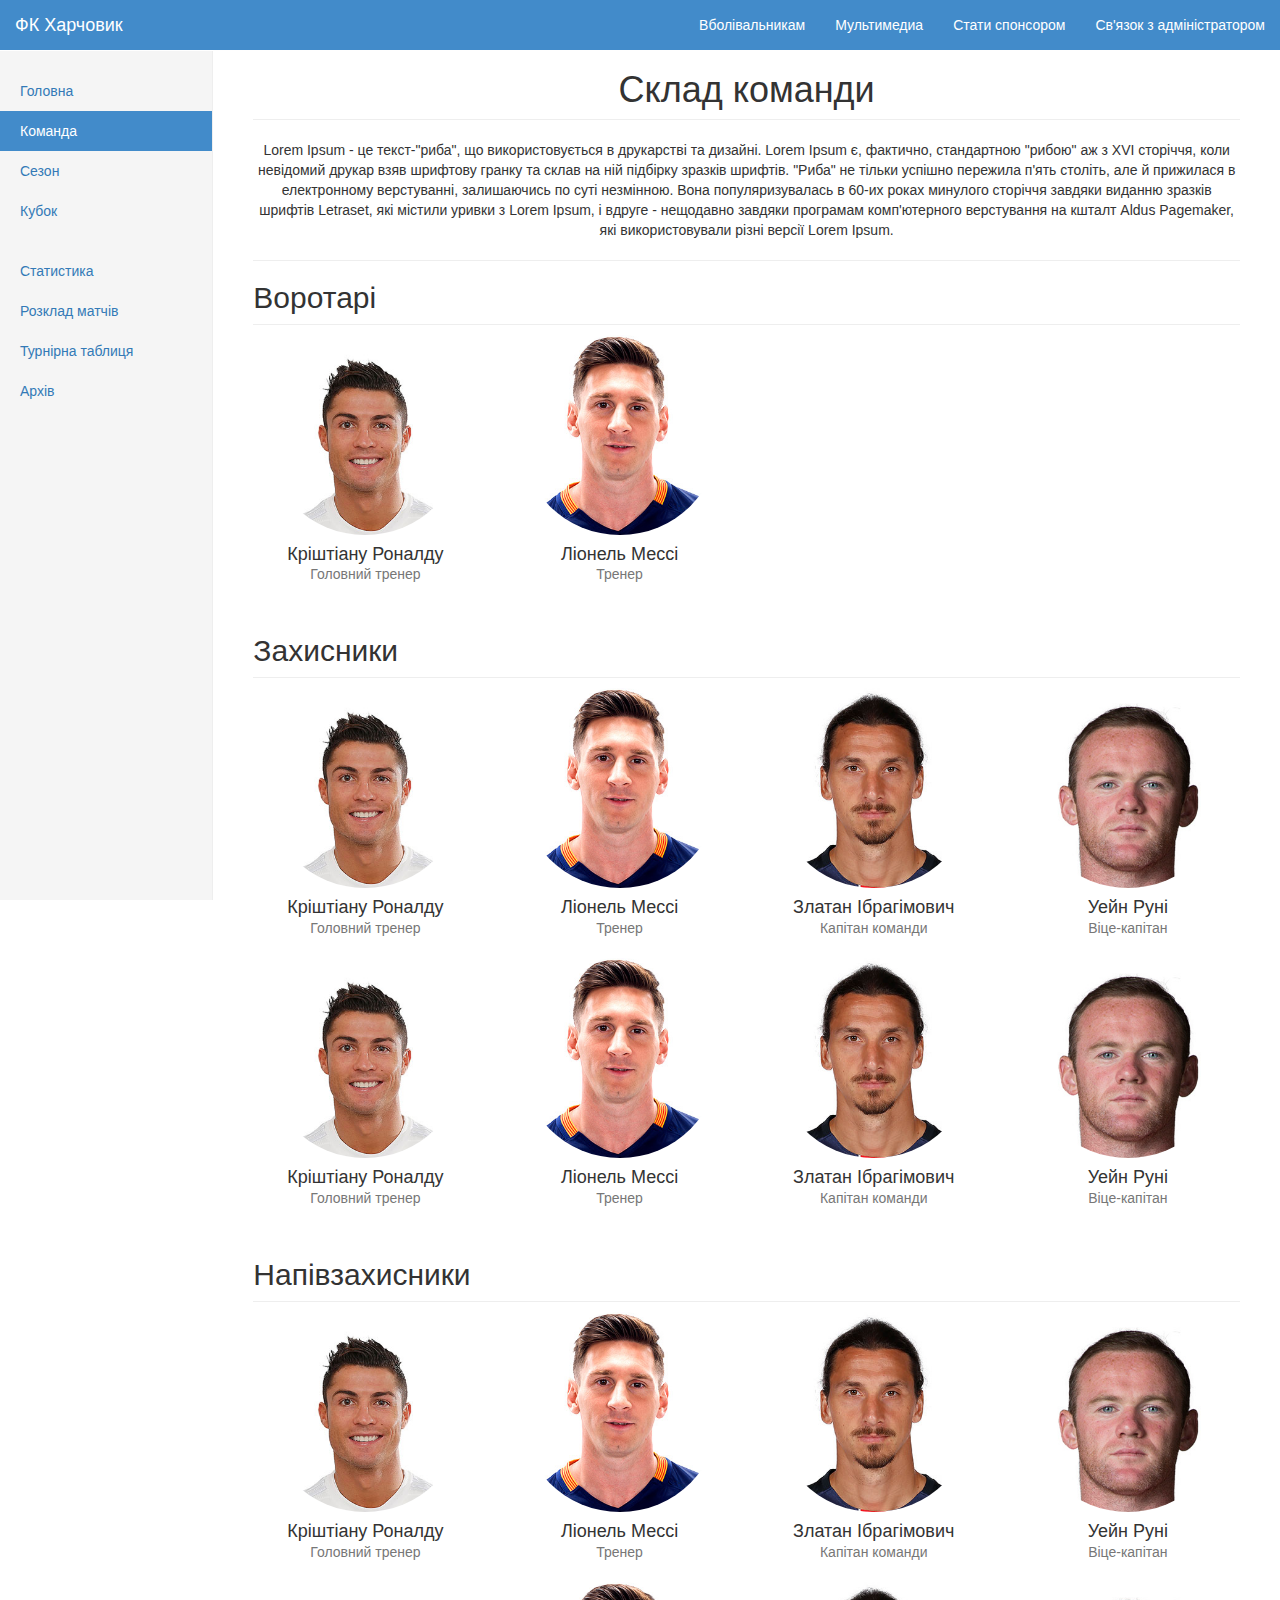
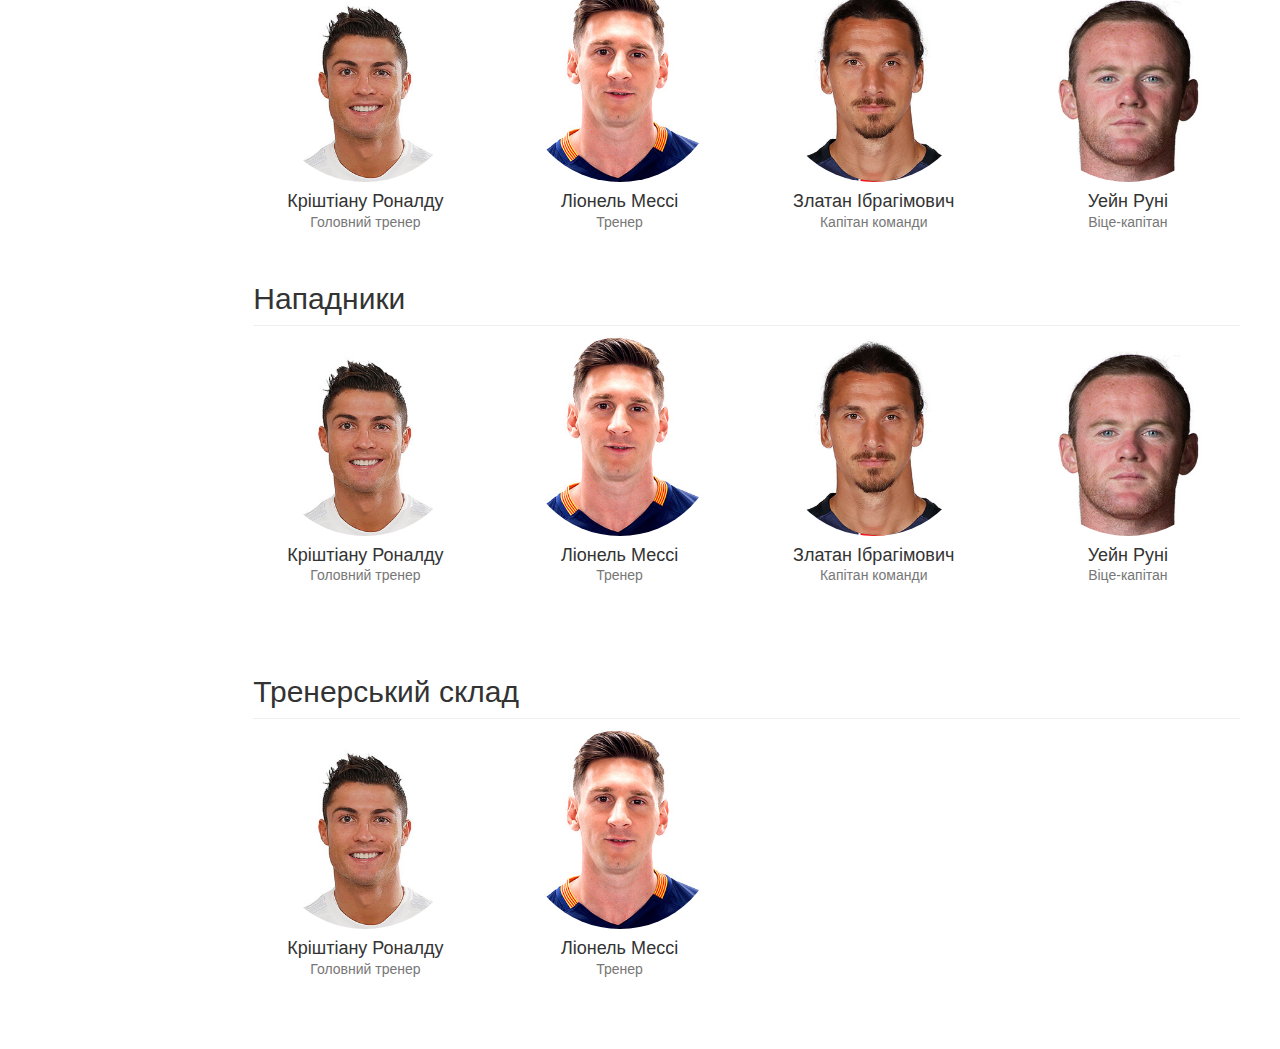
<file: team.html>
<!DOCTYPE html>
<html lang="en">
  <head>
    <meta charset="utf-8">
    <meta http-equiv="X-UA-Compatible" content="IE=edge">
    <meta name="viewport" content="width=device-width, initial-scale=1">
    <!-- The above 3 meta tags *must* come first in the head; any other head content must come *after* these tags -->
    <meta name="description" content="">
    <meta name="author" content="">
    <link rel="icon" href="images/favicon.ico">

    <title>ФК Харчовик</title>

    <!-- Bootstrap core CSS -->
    <link href="css/bootstrap.min.css" rel="stylesheet">

    <!-- IE10 viewport hack for Surface/desktop Windows 8 bug -->
    <link href="css/ie10-viewport-bug-workaround.css" rel="stylesheet">

    <!-- Custom styles for this template -->
    <link href="dashboard.css" rel="stylesheet">

    <!-- Just for debugging purposes. Don't actually copy these 2 lines! -->
    <!--[if lt IE 9]><script src="js/ie8-responsive-file-warning.js"></script><![endif]-->
    <script src="js/ie-emulation-modes-warning.js"></script>

    <!-- HTML5 shim and Respond.js for IE8 support of HTML5 elements and media queries -->
    <!--[if lt IE 9]>
      <script src="https://oss.maxcdn.com/html5shiv/3.7.2/html5shiv.min.js"></script>
      <script src="https://oss.maxcdn.com/respond/1.4.2/respond.min.js"></script>
    <![endif]-->
  </head>

  <body>

    <nav class="navbar navbar-inverse navbar-fixed-top">
      <div class="container-fluid">
        <div class="navbar-header">
          <button type="button" class="navbar-toggle collapsed" data-toggle="collapse" data-target="#navbar" aria-expanded="false" aria-controls="navbar">
            <span class="sr-only">Toggle navigation</span>
            <span class="icon-bar"></span>
            <span class="icon-bar"></span>
            <span class="icon-bar"></span>
          </button>
          <a class="navbar-brand" href="index.html">ФК Харчовик</a>
        </div>
        <div id="navbar" class="navbar-collapse collapse">
          <ul class="nav navbar-nav navbar-right">
            <li><a href="#">Вболівальникам</a></li>
            <li><a href="#">Мультимедиа</a></li>
            <li><a href="#">Стати спонсором</a></li>
            <li><a href="#">Св'язок з адміністратором</a></li>
          </ul>
          <!-- <form class="navbar-form navbar-right">
            <input type="text" class="form-control" placeholder="Search...">
          </form> -->
        </div>
      </div>
    </nav>

    <div class="container-fluid">
      <div class="row">
        <div class="col-sm-3 col-md-2 sidebar">
          <ul class="nav nav-sidebar">
            <li><a href="index.html">Головна</a></li>
            <li class="active"><a href="team.html">Команда <span class="sr-only">(current)</span></a></li>
            <li><a href="season.html">Сезон</a></li>
            <li><a href="cup.html">Кубок</a></li>
          </ul>
          <ul class="nav nav-sidebar">
            <li><a href="statistics.html">Статистика</a></li>
            <li><a href="dates.html">Розклад матчів</a></li>
            <li><a href="table.html">Турнірна таблиця</a></li>
            <li><a href="archive.html">Архів</a></li>
          </ul>
        </div>
        <div class="col-sm-9 col-sm-offset-3 col-md-10 col-md-offset-2 main">
          <h1 class="page-header text-center">Склад команди</h1>
          <p class="text-center">Lorem Ipsum - це текст-"риба", що використовується в друкарстві та дизайні. Lorem Ipsum є, фактично, стандартною "рибою" аж з XVI сторіччя, коли невідомий друкар взяв шрифтову гранку та склав на ній підбірку зразків шрифтів. "Риба" не тільки успішно пережила п'ять століть, але й прижилася в електронному верстуванні, залишаючись по суті незмінною. Вона популяризувалась в 60-их роках минулого сторіччя завдяки виданню зразків шрифтів Letraset, які містили уривки з Lorem Ipsum, і вдруге - нещодавно завдяки програмам комп'ютерного верстування на кшталт Aldus Pagemaker, які використовували різні версії Lorem Ipsum.</p>
          <hr>
          <h2 class="sub-header">Воротарі</h2>
          <div class="row placeholders">
            <div class="col-xs-6 col-sm-3 placeholder">
              <img src="images/ronaldo.jpg" width="200" height="200" class="img-responsive" alt="Generic placeholder thumbnail">
              <h4>Кріштіану Роналду</h4>
              <span class="text-muted">Головний тренер</span>
            </div>
            <div class="col-xs-6 col-sm-3 placeholder">
              <img src="images/messi.jpg" width="200" height="200" class="img-responsive" alt="Generic placeholder thumbnail">
              <h4>Ліонель Мессі</h4>
              <span class="text-muted">Тренер</span>
            </div>
          </div>
          <h2 class="sub-header">Захисники</h2>
          <div class="row placeholders">
            <div class="col-xs-6 col-sm-3 placeholder">
              <img src="images/ronaldo.jpg" width="200" height="200" class="img-responsive" alt="Generic placeholder thumbnail">
              <h4>Кріштіану Роналду</h4>
              <span class="text-muted">Головний тренер</span>
            </div>
            <div class="col-xs-6 col-sm-3 placeholder">
              <img src="images/messi.jpg" width="200" height="200" class="img-responsive" alt="Generic placeholder thumbnail">
              <h4>Ліонель Мессі</h4>
              <span class="text-muted">Тренер</span>
            </div>
            <div class="col-xs-6 col-sm-3 placeholder">
              <img src="images/zlatan.jpg" width="200" height="200" class="img-responsive" alt="Generic placeholder thumbnail">
              <h4>Златан Ібрагімович</h4>
              <span class="text-muted">Капітан команди</span>
            </div>
            <div class="col-xs-6 col-sm-3 placeholder">
              <img src="images/rooney.jpg" width="200" height="200" class="img-responsive" alt="Generic placeholder thumbnail">
              <h4>Уейн Руні</h4>
              <span class="text-muted">Віце-капітан</span>
            </div>
            <div class="col-xs-6 col-sm-3 placeholder">
              <img src="images/ronaldo.jpg" width="200" height="200" class="img-responsive" alt="Generic placeholder thumbnail">
              <h4>Кріштіану Роналду</h4>
              <span class="text-muted">Головний тренер</span>
            </div>
            <div class="col-xs-6 col-sm-3 placeholder">
              <img src="images/messi.jpg" width="200" height="200" class="img-responsive" alt="Generic placeholder thumbnail">
              <h4>Ліонель Мессі</h4>
              <span class="text-muted">Тренер</span>
            </div>
            <div class="col-xs-6 col-sm-3 placeholder">
              <img src="images/zlatan.jpg" width="200" height="200" class="img-responsive" alt="Generic placeholder thumbnail">
              <h4>Златан Ібрагімович</h4>
              <span class="text-muted">Капітан команди</span>
            </div>
            <div class="col-xs-6 col-sm-3 placeholder">
              <img src="images/rooney.jpg" width="200" height="200" class="img-responsive" alt="Generic placeholder thumbnail">
              <h4>Уейн Руні</h4>
              <span class="text-muted">Віце-капітан</span>
            </div>
          </div>
          <h2 class="sub-header">Напівзахисники</h2>
          <div class="row placeholders">
            <div class="col-xs-6 col-sm-3 placeholder">
              <img src="images/ronaldo.jpg" width="200" height="200" class="img-responsive" alt="Generic placeholder thumbnail">
              <h4>Кріштіану Роналду</h4>
              <span class="text-muted">Головний тренер</span>
            </div>
            <div class="col-xs-6 col-sm-3 placeholder">
              <img src="images/messi.jpg" width="200" height="200" class="img-responsive" alt="Generic placeholder thumbnail">
              <h4>Ліонель Мессі</h4>
              <span class="text-muted">Тренер</span>
            </div>
            <div class="col-xs-6 col-sm-3 placeholder">
              <img src="images/zlatan.jpg" width="200" height="200" class="img-responsive" alt="Generic placeholder thumbnail">
              <h4>Златан Ібрагімович</h4>
              <span class="text-muted">Капітан команди</span>
            </div>
            <div class="col-xs-6 col-sm-3 placeholder">
              <img src="images/rooney.jpg" width="200" height="200" class="img-responsive" alt="Generic placeholder thumbnail">
              <h4>Уейн Руні</h4>
              <span class="text-muted">Віце-капітан</span>
            </div>
            <div class="col-xs-6 col-sm-3 placeholder">
              <img src="images/ronaldo.jpg" width="200" height="200" class="img-responsive" alt="Generic placeholder thumbnail">
              <h4>Кріштіану Роналду</h4>
              <span class="text-muted">Головний тренер</span>
            </div>
            <div class="col-xs-6 col-sm-3 placeholder">
              <img src="images/messi.jpg" width="200" height="200" class="img-responsive" alt="Generic placeholder thumbnail">
              <h4>Ліонель Мессі</h4>
              <span class="text-muted">Тренер</span>
            </div>
            <div class="col-xs-6 col-sm-3 placeholder">
              <img src="images/zlatan.jpg" width="200" height="200" class="img-responsive" alt="Generic placeholder thumbnail">
              <h4>Златан Ібрагімович</h4>
              <span class="text-muted">Капітан команди</span>
            </div>
            <div class="col-xs-6 col-sm-3 placeholder">
              <img src="images/rooney.jpg" width="200" height="200" class="img-responsive" alt="Generic placeholder thumbnail">
              <h4>Уейн Руні</h4>
              <span class="text-muted">Віце-капітан</span>
            </div>
          </div>
          <h2 class="sub-header">Нападники</h2>
          <div class="row placeholders">
            <div class="col-xs-6 col-sm-3 placeholder">
              <img src="images/ronaldo.jpg" width="200" height="200" class="img-responsive" alt="Generic placeholder thumbnail">
              <h4>Кріштіану Роналду</h4>
              <span class="text-muted">Головний тренер</span>
            </div>
            <div class="col-xs-6 col-sm-3 placeholder">
              <img src="images/messi.jpg" width="200" height="200" class="img-responsive" alt="Generic placeholder thumbnail">
              <h4>Ліонель Мессі</h4>
              <span class="text-muted">Тренер</span>
            </div>
            <div class="col-xs-6 col-sm-3 placeholder">
              <img src="images/zlatan.jpg" width="200" height="200" class="img-responsive" alt="Generic placeholder thumbnail">
              <h4>Златан Ібрагімович</h4>
              <span class="text-muted">Капітан команди</span>
            </div>
            <div class="col-xs-6 col-sm-3 placeholder">
              <img src="images/rooney.jpg" width="200" height="200" class="img-responsive" alt="Generic placeholder thumbnail">
              <h4>Уейн Руні</h4>
              <span class="text-muted">Віце-капітан</span>
            </div>
          </div>
          <br>
          <h2 class="sub-header">Тренерський склад</h2>
          <div class="row placeholders">
            <div class="col-xs-6 col-sm-3 placeholder">
              <img src="images/ronaldo.jpg" width="200" height="200" class="img-responsive" alt="Generic placeholder thumbnail">
              <h4>Кріштіану Роналду</h4>
              <span class="text-muted">Головний тренер</span>
            </div>
            <div class="col-xs-6 col-sm-3 placeholder">
              <img src="images/messi.jpg" width="200" height="200" class="img-responsive" alt="Generic placeholder thumbnail">
              <h4>Ліонель Мессі</h4>
              <span class="text-muted">Тренер</span>
            </div>
          </div>

          
        </div>
      </div>
    </div>

    <!-- Bootstrap core JavaScript
    ================================================== -->
    <!-- Placed at the end of the document so the pages load faster -->
    <script src="https://ajax.googleapis.com/ajax/libs/jquery/1.11.3/jquery.min.js"></script>
    <script>window.jQuery || document.write('<script src="js/jquery.min.js"><\/script>')</script>
    <script src="js/bootstrap.min.js"></script>
    <!-- Just to make our placeholder images work. Don't actually copy the next line! -->
    <script src="js/holder.min.js"></script>
    <!-- IE10 viewport hack for Surface/desktop Windows 8 bug -->
    <script src="js/ie10-viewport-bug-workaround.js"></script>
  </body>
</html>
</file>
<file: dashboard.css>
/*
 * Base structure
 */

/* Move down content because we have a fixed navbar that is 50px tall */
body {
  padding-top: 50px;
}


/*
 * Global add-ons
 */

.sub-header {
  padding-bottom: 10px;
  border-bottom: 1px solid #eee;
}

/*
 * Top navigation
 * Hide default border to remove 1px line.
 */
.navbar-inverse .navbar-brand {
  color: #fff;
}
.navbar-inverse .navbar-nav>li>a {
  color: #FFF;
}
.navbar-inverse .navbar-nav>li>a:hover  {
  color: #eee;
}
.navbar-fixed-top {
  border: 0;
  background-color: #428bca;
}

/*
 * Sidebar
 */

/* Hide for mobile, show later */
.sidebar {
  display: none;
}
@media (min-width: 768px) {
  .sidebar {
    position: fixed;
    top: 51px;
    bottom: 0;
    left: 0;
    z-index: 1000;
    display: block;
    padding: 20px;
    overflow-x: hidden;
    overflow-y: auto; /* Scrollable contents if viewport is shorter than content. */
    background-color: #f5f5f5;
    border-right: 1px solid #eee;
  }
}

/* Sidebar navigation */
.nav-sidebar {
  margin-right: -21px; /* 20px padding + 1px border */
  margin-bottom: 20px;
  margin-left: -20px;
}
.nav-sidebar > li > a {
  padding-right: 20px;
  padding-left: 20px;
}
.nav-sidebar > .active > a,
.nav-sidebar > .active > a:hover,
.nav-sidebar > .active > a:focus {
  color: #fff;
  background-color: #428bca;
}


/*
 * Main content
 */

.main {
  padding: 20px;
}
@media (min-width: 768px) {
  .main {
    padding-right: 40px;
    padding-left: 40px;
  }
}
.main .page-header {
  margin-top: 0;
}

/* CUSTOMIZE THE CAROUSEL
-------------------------------------------------- */

/* Carousel base class */
.carousel {
  height: 500px;
  margin-bottom: 60px;
}
/* Since positioning the image, we need to help out the caption */
.carousel-caption {
  z-index: 10;
}

/* Declare heights because of positioning of img element */
.carousel .item {
  height: 500px;
  background: #777 50% 50% no-repeat;
  -webkit-background-size: cover;
       -o-background-size: cover;
          background-size: cover;
}
.carousel .item.first {
  background-image: url(images/9.jpg);
  background-position: 0 30%;
}
.carousel .item.second {
  background-image: url(images/13.jpg);
  background-position: 50% 80%;
}
.carousel .item.third {
  background-image: url(images/10.jpg);
}
.carousel-inner > .item > img {
  position: absolute;
  top: 0;
  left: 0;
  min-width: 100%;
  height: 500px;
}

/*
 * Placeholder dashboard ideas
 */

.placeholders {
  margin-bottom: 30px;
  text-align: center;
}
.placeholders h4 {
  margin-bottom: 0;
}
.placeholder {
  margin-bottom: 20px;
}
.placeholder img {
  display: inline-block;
  border-radius: 50%;
}
</file>
<file: css/ie10-viewport-bug-workaround.css>
/*!
 * IE10 viewport hack for Surface/desktop Windows 8 bug
 * Copyright 2014-2015 Twitter, Inc.
 * Licensed under MIT (https://github.com/twbs/bootstrap/blob/master/LICENSE)
 */

/*
 * See the Getting Started docs for more information:
 * http://getbootstrap.com/getting-started/#support-ie10-width
 */
@-webkit-viewport { width: device-width; }
@-moz-viewport    { width: device-width; }
@-ms-viewport     { width: device-width; }
@-o-viewport      { width: device-width; }
@viewport         { width: device-width; }
</file>
